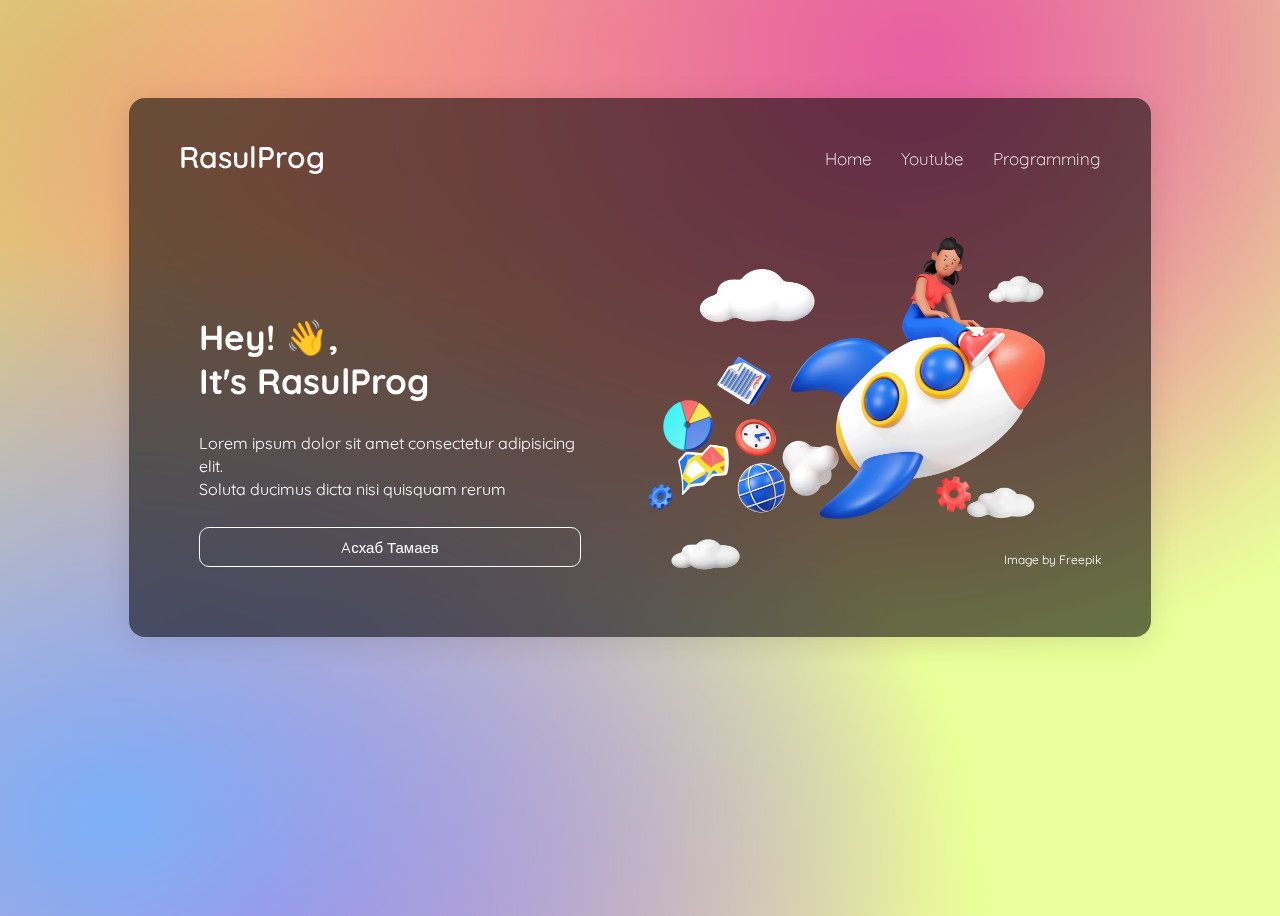
<file: #Day01 - Porfolio/index.html>
<!DOCTYPE html>
<html lang="en">

<head>
  <meta charset="UTF-8">
  <meta name="viewport" content="width=device-width, initial-scale=1.0">
  <link rel="stylesheet" href="style.css">
  <title>Simplest Portfolio Design | RasulProg</title>
</head>

<body>

  <div class="container">
    <div class="glass-container">
      <nav class="navbar">
        <div class="logo"><a href="#">RasulProg</a></div>
        <ul class="nav-links">
          <li class="nav-link"><a href="index.html">Home</a></li>
          <li class="nav-link"><a href="https://youtube.com/@magomed2016?si=8qVTEQaBOKw1dYyl" target="_blank">Youtube</a></li>
          <li class="nav-link"><a href="https://youtube.com/@tamaeev?si=-pvK4C-p0KYvxz0o" target="_blank">Programming</a></li>
        </ul>
      </nav>
      <div class="content">
        <div class="main">
          <h2>Hey! 👋,<br>It's RasulProg</h2>
          <p>
            Lorem ipsum dolor sit amet consectetur adipisicing elit. <br>
            Soluta ducimus dicta nisi quisquam rerum
          </p>
          <button><a href="https://youtube.com/@tamaeev?si=JbeG8ybyuYRzpsJP" target="_blank">Aсхаб Тамаев</a></button>
        </div>
        <div class="image-wrapper">
          <img src="image.png">
          <div class="attrebute">
            <a
              href="https://www.freepik.com/free-psd/marketing-concept-with-woman-rocketship_33417710.htm#page=2&query=3d%20illustration&position=32&from_view=search&track=ais">Image
              by Freepik</a>
          </div>
        </div>
      </div>
    </div>
  </div>

</body>

</html>
</file>
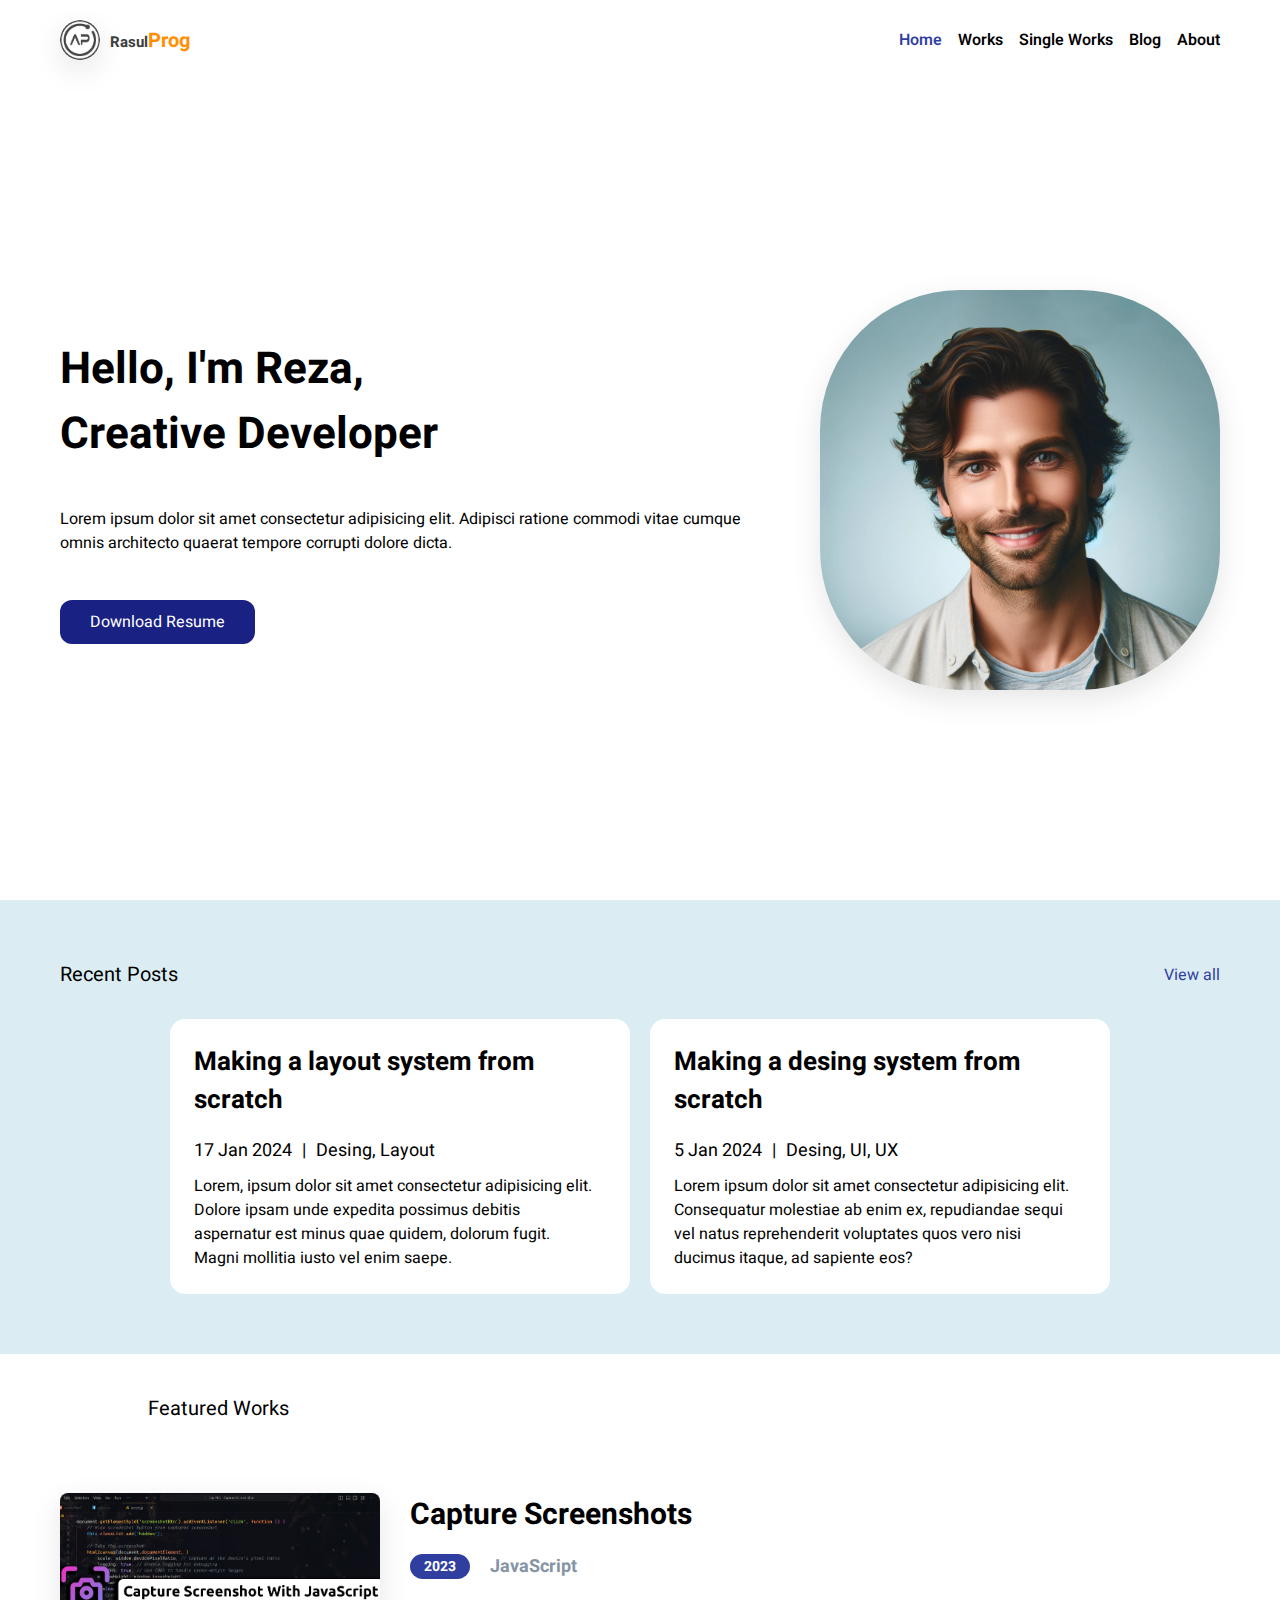
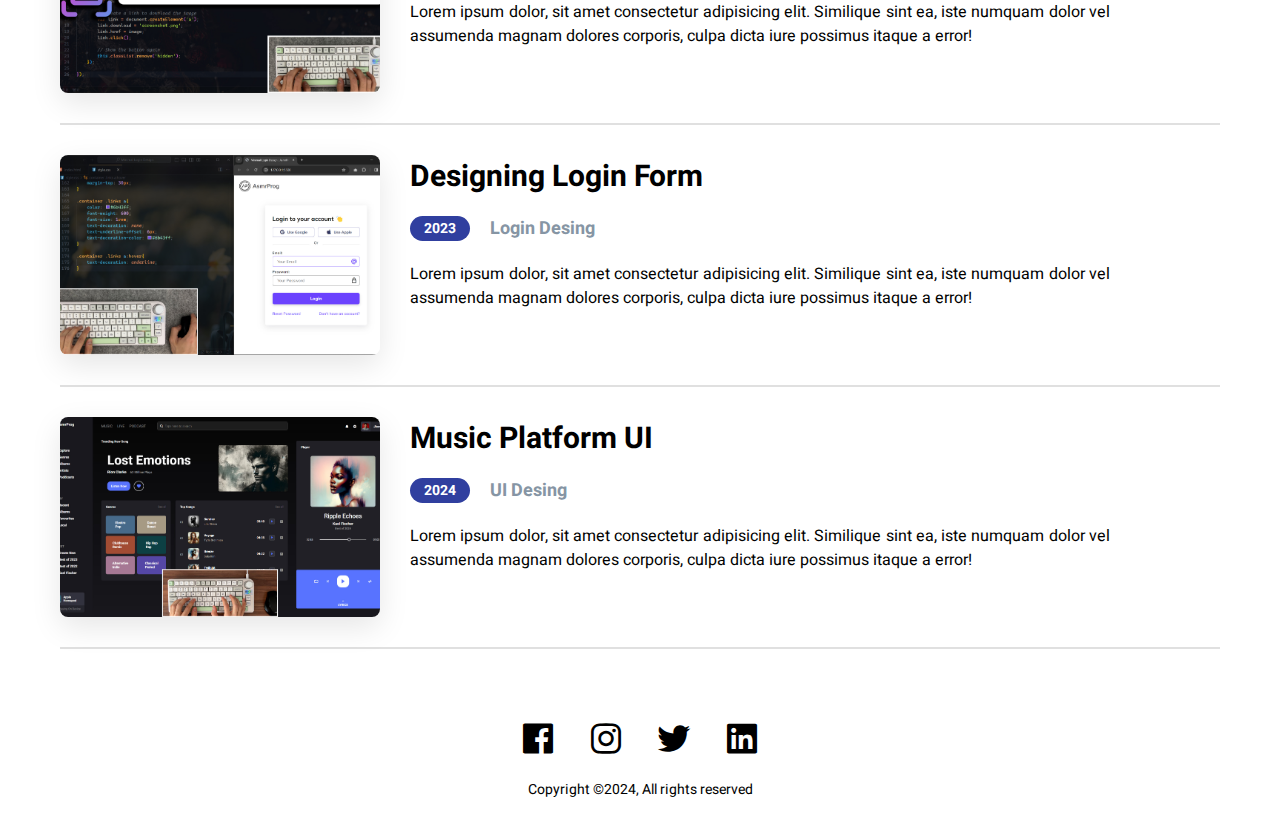
<file: #Day03 - Porfolio3/index.html>
<!DOCTYPE html>
<html lang="en">
	<head>
		<meta charset="UTF-8" />
		<link
			href="https://unpkg.com/boxicons@2.1.4/css/boxicons.min.css"
			rel="stylesheet" />
		<link rel="stylesheet" href="style.css" />
		<meta name="viewport" content="width=device-width, initial-scale=1.0" />
		<title>Portfolio 3 | RasulProg</title>
	</head>
	<body>
		<nav>
			<div class="logo">
				<img src="logo.png" />
				<a href="index.html">Rasul<span>Prog</span></a>
			</div>
			<div class="nav-links">
				<a class="selected" href="index.html">Home</a>
				<a href="works.html">Works</a>
				<a href="single-works.html">Single Works</a>
				<a href="blog.html">Blog</a>
				<a href="about.html">About</a>
			</div>
		</nav>
		<div class="main">
			<div class="info">
				<h1>Hello, I'm Reza, <br />Creative Developer</h1>
				<p>
					Lorem ipsum dolor sit amet consectetur adipisicing elit. Adipisci
					ratione commodi vitae cumque omnis architecto quaerat tempore corrupti
					dolore dicta.
				</p>
				<button>Download Resume</button>
			</div>
			<img src="profile-1.png" />
		</div>
		<div class="recent">
			<div class="header">
				<h4>Recent Posts</h4>
				<a href="blog.html">View all</a>
			</div>
			<div class="posts">
				<div class="post-item">
					<h3>Making a layout system from scratch</h3>
					<div class="info">
						<h5>17 Jan 2024</h5>
						<h5>|</h5>
						<h5>Desing, Layout</h5>
					</div>
					<p>
						Lorem, ipsum dolor sit amet consectetur adipisicing elit. Dolore
						ipsam unde expedita possimus debitis aspernatur est minus quae
						quidem, dolorum fugit. Magni mollitia iusto vel enim saepe.
					</p>
				</div>
				<div class="post-item">
					<h3>Making a desing system from scratch</h3>
					<div class="info">
						<h5>5 Jan 2024</h5>
						<h5>|</h5>
						<h5>Desing, UI, UX</h5>
					</div>
					<p>
						Lorem ipsum dolor sit amet consectetur adipisicing elit. Consequatur
						molestiae ab enim ex, repudiandae sequi vel natus reprehenderit
						voluptates quos vero nisi ducimus itaque, ad sapiente eos?
					</p>
				</div>
			</div>
		</div>

		<div class="seperator">
			<h4>Featured Works</h4>
		</div>

		<div class="featured">
			<div class="item">
				<img src="item-1.jpg" />
				<div class="details">
					<h3>Capture Screenshots</h3>
					<div class="item-info">
						<div class="year-badge">2023</div>
						<h4>JavaScript</h4>
					</div>
					<p>
						Lorem ipsum dolor, sit amet consectetur adipisicing elit. Similique
						sint ea, iste numquam dolor vel assumenda magnam dolores corporis,
						culpa dicta iure possimus itaque a error!
					</p>
				</div>
			</div>
			<div class="item">
				<img src="item-2.jpg" />
				<div class="details">
					<h3>Designing Login Form</h3>
					<div class="item-info">
						<div class="year-badge">2023</div>
						<h4>Login Desing</h4>
					</div>
					<p>
						Lorem ipsum dolor, sit amet consectetur adipisicing elit. Similique
						sint ea, iste numquam dolor vel assumenda magnam dolores corporis,
						culpa dicta iure possimus itaque a error!
					</p>
				</div>
			</div>
			<div class="item">
				<img src="item-3.jpg" />
				<div class="details">
					<h3>Music Platform UI</h3>
					<div class="item-info">
						<div class="year-badge">2024</div>
						<h4>UI Desing</h4>
					</div>
					<p>
						Lorem ipsum dolor, sit amet consectetur adipisicing elit. Similique
						sint ea, iste numquam dolor vel assumenda magnam dolores corporis,
						culpa dicta iure possimus itaque a error!
					</p>
				</div>
			</div>
		</div>

		<footer>
			<div class="socials">
				<i class="bx bxl-facebook-square"></i>
				<i class="bx bxl-instagram"></i>
				<i class="bx bxl-twitter"></i>
				<i class="bx bxl-linkedin-square"></i>
			</div>
			<p>Copyright ©2024, All rights reserved</p>
		</footer>
	</body>
</html>
</file>
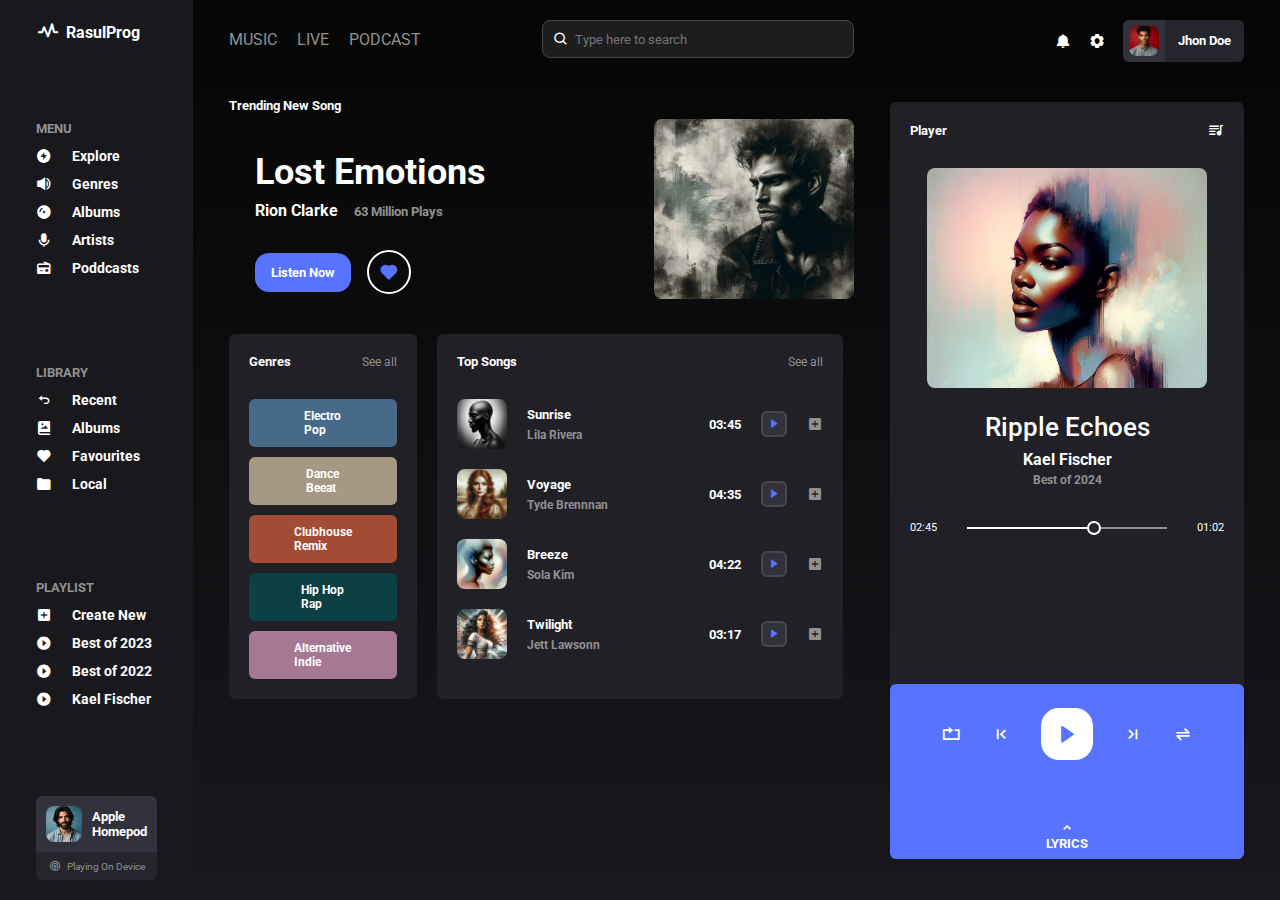
<file: #Day04-Music Player Platform/index.html>
<!DOCTYPE html>
<html lang="en">
	<head>
		<meta charset="UTF-8" />
		<meta name="viewport" content="width=device-width, initial-scale=1.0" />
		<link
			href="https://unpkg.com/boxicons@2.1.4/css/boxicons.min.css"
			rel="stylesheet" />
		<link rel="stylesheet" href="style.css" />
		<title>Music Player Platform | RasulProg</title>
	</head>

	<body>
		<div class="container">
			<aside class="sidebar">
				<div class="logo">
					<button class="menu-btn" id="menu-close">
						<i class="bx bx-log-out-circle"></i>
					</button>
					<i class="bx bx-pulse"></i>
					<a href="#">RasulProg</a>
				</div>

				<div class="menu">
					<h5>Menu</h5>
					<ul>
						<li>
							<i class="bx bxs-bolt-circle"></i>
							<a href="#">Explore</a>
						</li>
						<li>
							<i class="bx bxs-volume-full"></i>
							<a href="#">Genres</a>
						</li>
						<li>
							<i class="bx bxs-album"></i>
							<a href="#">Albums</a>
						</li>
						<li>
							<i class="bx bxs-microphone"></i>
							<a href="#">Artists</a>
						</li>
						<li>
							<i class="bx bxs-radio"></i>
							<a href="#">Poddcasts</a>
						</li>
					</ul>
				</div>

				<div class="menu">
					<h5>Library</h5>
					<ul>
						<li>
							<i class="bx bx-undo"></i>
							<a href="#">Recent</a>
						</li>
						<li>
							<i class="bx bxs-photo-album"></i>
							<a href="#">Albums</a>
						</li>
						<li>
							<i class="bx bxs-heart"></i>
							<a href="#">Favourites</a>
						</li>
						<li>
							<i class="bx bxs-folder"></i>
							<a href="#">Local</a>
						</li>
					</ul>
				</div>

				<div class="menu">
					<h5>Playlist</h5>
					<ul>
						<li>
							<i class="bx bxs-plus-square"></i>
							<a href="#">Create New</a>
						</li>
						<li>
							<i class="bx bxs-caret-right-circle"></i>
							<a href="#">Best of 2023</a>
						</li>
						<li>
							<i class="bx bxs-caret-right-circle"></i>
							<a href="#">Best of 2022</a>
						</li>
						<li>
							<i class="bx bxs-caret-right-circle"></i>
							<a href="#">Kael Fischer</a>
						</li>
					</ul>
				</div>

				<div class="playing">
					<div class="top">
						<img src="assets/current.png" />
						<h4>Apple<br />Homepod</h4>
					</div>
					<div class="bottom">
						<i class="bx bx-podcast"></i>
						<p>Playing On Device</p>
					</div>
				</div>
			</aside>

			<main>
				<header>
					<div class="nav-links">
						<button class="menu-btn" id="menu-open">
							<i class="bx bx-menu"></i>
						</button>
						<a href="#">Music</a>
						<a href="#">Live</a>
						<a href="#">Podcast</a>
					</div>

					<div class="search">
						<i class="bx bx-search"></i>
						<input type="text" placeholder="Type here to search" />
					</div>
				</header>

				<div class="trending">
					<div class="left">
						<h5>Trending New Song</h5>
						<div class="info">
							<h2>Lost Emotions</h2>
							<h4>Rion Clarke</h4>
							<h5>63 Million Plays</h5>
							<div class="buttons">
								<button>Listen Now</button>
								<i class="bx bxs-heart"></i>
							</div>
						</div>
					</div>
					<img src="assets/trend.png" />
				</div>

				<div class="playlist">
					<div class="genres">
						<div class="header">
							<h5>Genres</h5>
							<a href="#">See all</a>
						</div>

						<div class="items">
							<div class="item">
								<p>Electro<br />Pop</p>
							</div>
							<div class="item">
								<p>Dance<br />Beeat</p>
							</div>
							<div class="item">
								<p>Clubhouse<br />Remix</p>
							</div>
							<div class="item">
								<p>Hip Hop<br />Rap</p>
							</div>
							<div class="item">
								<p>Alternative<br />Indie</p>
							</div>
							<div class="item">
								<p>Classical<br />Period</p>
							</div>
						</div>
					</div>

					<div class="music-list">
						<div class="header">
							<h5>Top Songs</h5>
							<a href="#">See all</a>
						</div>

						<div class="items">
							<div class="item">
								<div class="info">
									<p>01</p>
									<img src="assets/song-1.png" />
									<div class="details">
										<h5>Sunrise</h5>
										<p>Lila Rivera</p>
									</div>
								</div>
								<div class="actions">
									<p>03:45</p>
									<div class="icon">
										<i class="bx bxs-right-arrow"></i>
									</div>
									<i class="bx bxs-plus-square"></i>
								</div>
							</div>
							<div class="item">
								<div class="info">
									<p>02</p>
									<img src="assets/song-2.png" />
									<div class="details">
										<h5>Voyage</h5>
										<p>Tyde Brennnan</p>
									</div>
								</div>
								<div class="actions">
									<p>04:35</p>
									<div class="icon">
										<i class="bx bxs-right-arrow"></i>
									</div>
									<i class="bx bxs-plus-square"></i>
								</div>
							</div>
							<div class="item">
								<div class="info">
									<p>03</p>
									<img src="assets/song-3.png" />
									<div class="details">
										<h5>Breeze</h5>
										<p>Sola Kim</p>
									</div>
								</div>
								<div class="actions">
									<p>04:22</p>
									<div class="icon">
										<i class="bx bxs-right-arrow"></i>
									</div>
									<i class="bx bxs-plus-square"></i>
								</div>
							</div>
							<div class="item">
								<div class="info">
									<p>04</p>
									<img src="assets/song-4.png" />
									<div class="details">
										<h5>Twilight</h5>
										<p>Jett Lawsonn</p>
									</div>
								</div>
								<div class="actions">
									<p>03:17</p>
									<div class="icon">
										<i class="bx bxs-right-arrow"></i>
									</div>
									<i class="bx bxs-plus-square"></i>
								</div>
							</div>
						</div>
					</div>
				</div>
			</main>

			<div class="right-section">
				<div class="profile">
					<i class="bx bxs-bell"></i>
					<i class="bx bxs-cog"></i>
					<div class="user">
						<div class="left">
							<img src="assets/profile.png" />
						</div>
						<div class="right">
							<h5>Jhon Doe</h5>
						</div>
					</div>
				</div>

				<div class="music-player">
					<div class="top-section">
						<div class="header">
							<h5>Player</h5>
							<i class="bx bxs-playlist"></i>
						</div>
						<div class="song-info">
							<img src="assets/player.png" />
							<div class="description">
								<h3>Ripple Echoes</h3>
								<h5>Kael Fischer</h5>
								<p>Best of 2024</p>
							</div>
							<div class="progress">
								<p>02:45</p>
								<div class="active-line"></div>
								<div class="deactive-line"></div>
								<p>01:02</p>
							</div>
						</div>
					</div>

					<div class="player-actions">
						<div class="buttons">
							<i class="bx bx-repeat"></i>
							<i class="bx bx-first-page"></i>
							<i class="bx bxs-right-arrow play-button"></i>
							<i class="bx bx-last-page"></i>
							<i class="bx bx-transfer-alt"></i>
						</div>
						<div class="lyrics">
							<i class="bx bx-chevron-up"></i>
							<h5>LYRICS</h5>
						</div>
					</div>
				</div>
			</div>
		</div>

		<script src="script.js"></script>
	</body>
</html>
</file>
<file: #Day06 - Morphing Pager/index.html>
<!DOCTYPE html>
<html lang="en">
	<head>
		<meta charset="UTF-8" />
		<meta name="viewport" content="width=device-width, initial-scale=1.0" />
		<link rel="stylesheet" href="style.css" />
		<title>Morphing Pager | RasulProg</title>
	</head>
	<body>
		<div class="pager">
			<button><span></span></button>
			<button><span></span></button>
			<button><span></span></button>
			<button><span></span></button>
			<button><span></span></button>
		</div>
	</body>
</html>
</file>
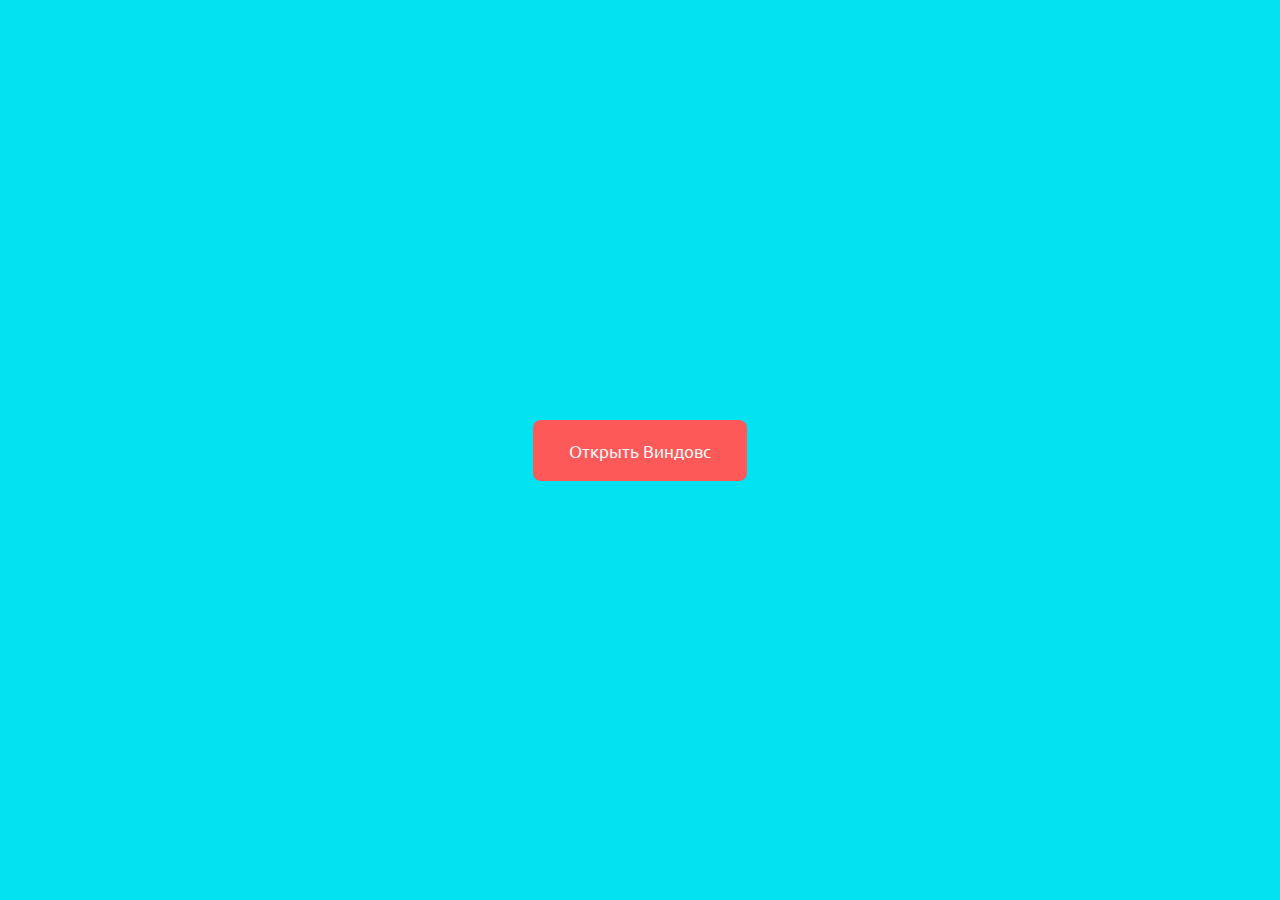
<file: #Day07 - Modal/index.html>
<!DOCTYPE html>
<html lang="ru">

<head>
  <meta charset="UTF-8">
  <meta name="viewport" content="width=device-width, initial-scale=1.0">
  <link rel="stylesheet" href="style.css">
  <title>Modal 1</title>
</head>

<body>

  <button onclick="toggleModal()" type="button">Открыть Виндовс</button>

  <div class="modal-background" onclick="toggleModal()"></div>

  <div class="modal">
    <h2>Модальный Виндовс</h2>
    <p>
      Модальные окна, которые вы открыли модально, отлично подходят для отображения важной информации или подтверждения действия!
    </p>
  </div>

  <script>
    const toggleModal = () => {
      const bodyClassList = document.body.classList;
      if(bodyClassList.contains("open")){
        bodyClassList.remove("open");
        bodyClassList.add("closed");
      }else{
        bodyClassList.remove("closed");
        bodyClassList.add("open");
      }
    }
  </script>

</body>

</html>
</file>
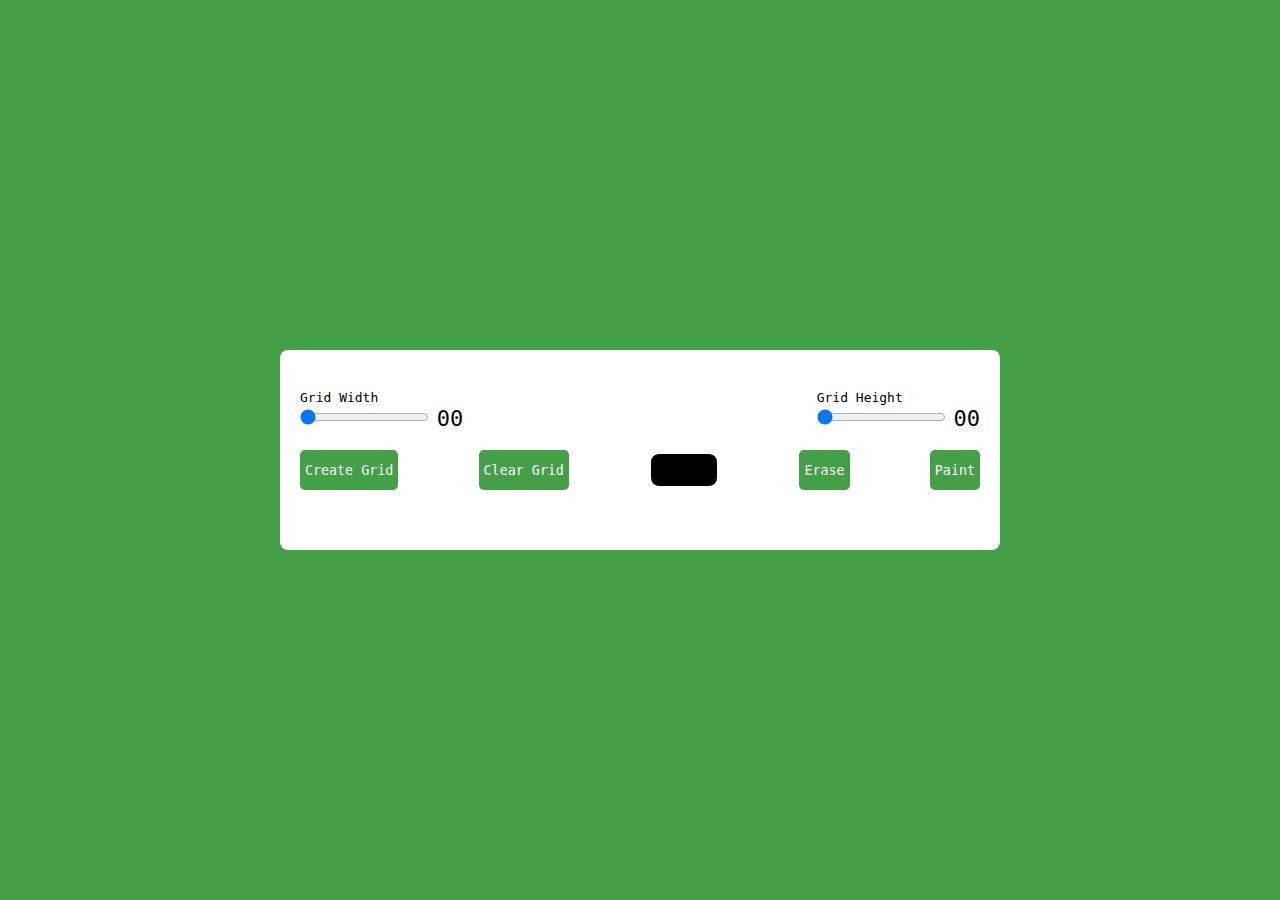
<file: #Day09 - Art Generator/index.html>
<!DOCTYPE html>
<html lang="en">

<head>
    <meta charset="UTF-8">
    <meta http-equiv="X-UA-Compatible" content="IE=edge">
    <meta name="viewport" content="width=device-width, initial-scale=1.0">
    <link rel="stylesheet" href="style.css">
    <title>#1 - Pixel Art Generator | AsmrProg</title>
</head>

<body>

    <div class="wrapper">
        <div class="options">
            <div class="opt-wrapper">
                <div class="slider">
                    <label for="width-range">Grid Width</label>
                    <input type="range" id="width-range" min="1" max="35">
                    <span id="width-value">00</span>
                </div>
                <div class="slider">
                    <label for="height-range">Grid Height</label>
                    <input type="range" id="height-range" min="1" max="35">
                    <span id="height-value">00</span>
                </div>
            </div>

            <div class="opt-wrapper">
                <button id="submit-grid">Create Grid</button>
                <button id="clear-grid">Clear Grid</button>
                <input type="color" id="color-input">
                <button id="erase-btn">Erase</button>
                <button id="paint-btn">Paint</button>
            </div>

        </div>
        <div class="container"></div>
    </div>




    <script src="index.js"></script>
</body>

</html>
</file>
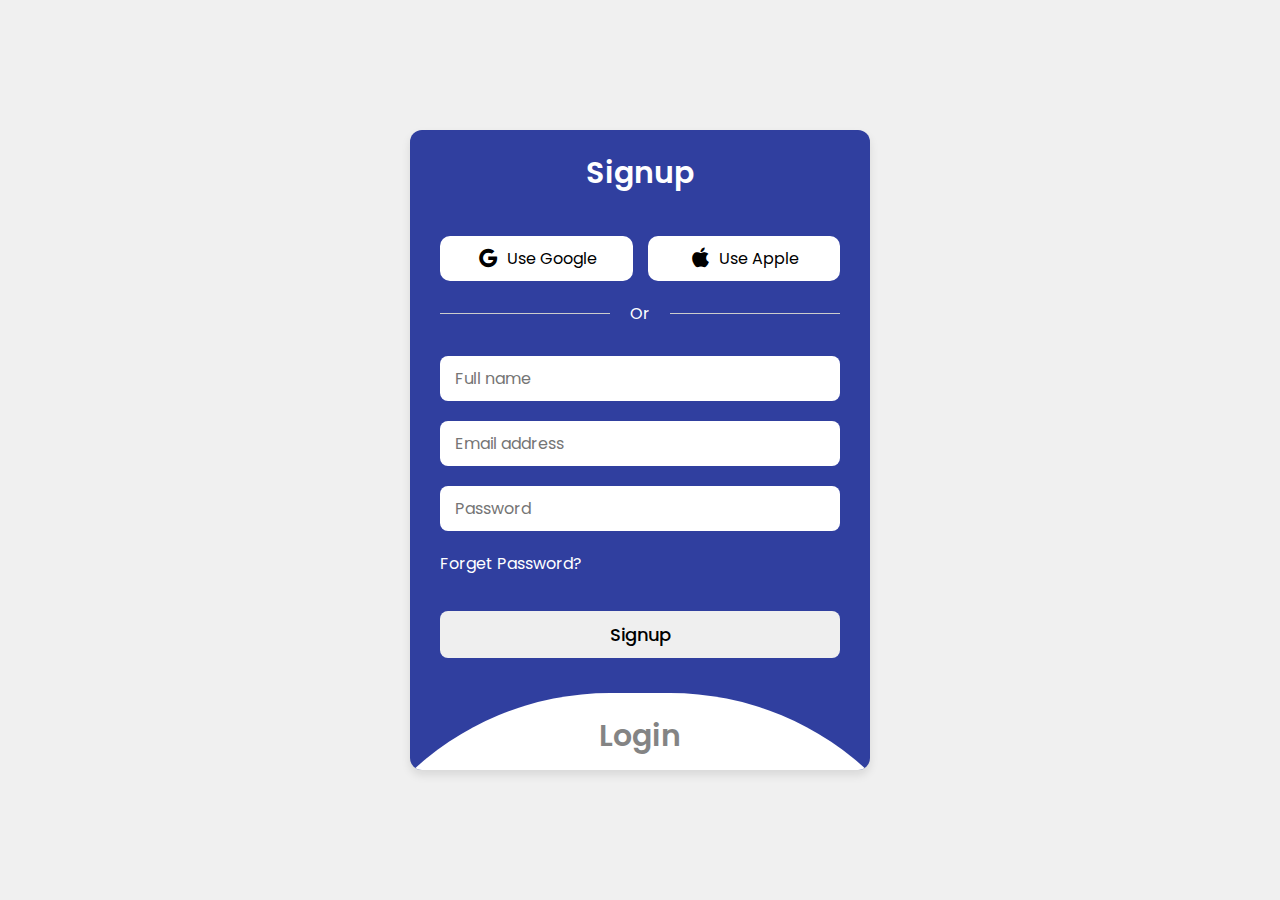
<file: #Day10 - Animated Login Desing/index.html>
<!DOCTYPE html>
<html lang="en">
	<head>
		<meta charset="UTF-8" />
		<meta name="viewport" content="width=device-width, initial-scale=1.0" />
		<link
			href="https://unpkg.com/boxicons@2.1.4/css/boxicons.min.css"
			rel="stylesheet" />
		<link rel="stylesheet" href="style.css" />
		<title>Animated Login Desing | RasulProg</title>
	</head>
	<body>
		<div class="container">
			<div class="signup-section">
				<header>Signup</header>

				<div class="social-buttons">
					<button><i class="bx bxl-google"></i> Use Google</button>
					<button><i class="bx bxl-apple"></i> Use Apple</button>
				</div>

				<div class="seperator">
					<div class="line"></div>
					<p>Or</p>
					<div class="line"></div>
				</div>

				<form>
					<input type="text" placeholder="Full name" required />
					<input type="email" placeholder="Email address" required />
					<input type="password" placeholder="Password" required /><a href="#"
						>Forget Password?</a
					>
					<button type="submit" class="btn">Signup</button>
				</form>
			</div>

			<div class="login-section">
				<header>Login</header>

				<div class="social-buttons">
					<button><i class="bx bxl-google"></i> Use Google</button>
					<button><i class="bx bxl-apple"></i> Use Apple</button>
				</div>

				<div class="seperator">
					<div class="line"></div>
					<p>Or</p>
					<div class="line"></div>
				</div>

				<form>
					<input type="email" placeholder="Email address" required />
					<input type="password" placeholder="Password" required /><a href="#"
						>Forget Password?</a
					>
					<button type="submit" class="btn">Login</button>
				</form>
			</div>
		</div>

		<script src="script.js"></script>
	</body>
</html>
</file>
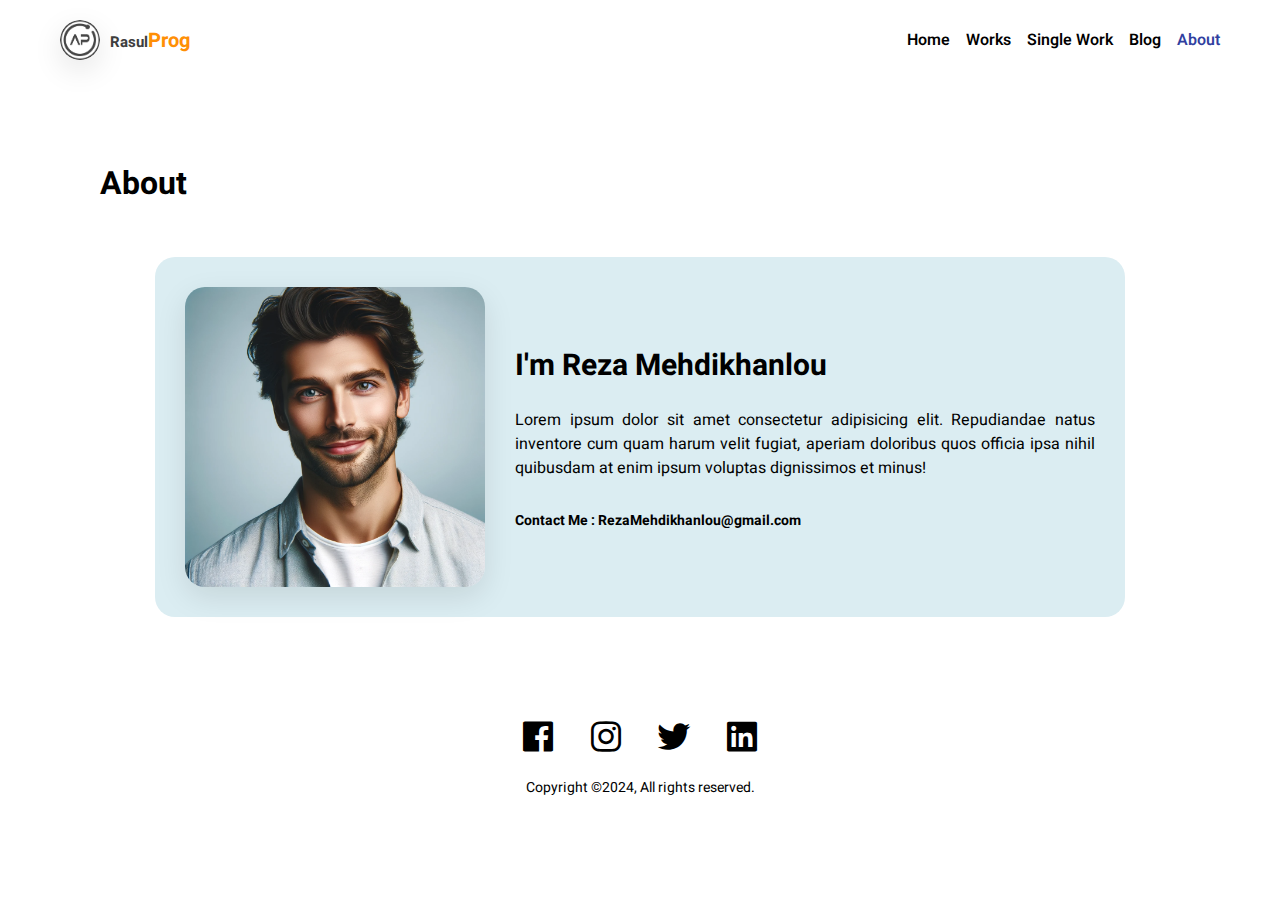
<file: #Day03 - Porfolio3/about.html>
<!DOCTYPE html>
<html lang="en">
	<head>
		<meta charset="UTF-8" />
		<meta name="viewport" content="width=device-width, initial-scale=1.0" />
		<link
			href="https://unpkg.com/boxicons@2.1.4/css/boxicons.min.css"
			rel="stylesheet" />
		<link rel="stylesheet" href="style.css" />
		<title>About Page | RasulProg</title>
	</head>

	<body>
		<nav>
			<div class="logo">
				<img src="logo.png" />
				<a href="#">Rasul<span>Prog</span></a>
			</div>
			<div class="nav-links">
				<a href="index.html">Home</a>
				<a href="works.html">Works</a>
				<a href="single-work.html">Single Work</a>
				<a href="blog.html">Blog</a>
				<a class="selected" href="about.html">About</a>
			</div>
		</nav>

		<h1 class="page-tittle">About</h1>

		<div class="content">
			<div class="container">
				<img src="profile-2.png" />
				<div class="about">
					<h2>I'm Reza Mehdikhanlou</h2>
					<p>
						Lorem ipsum dolor sit amet consectetur adipisicing elit. Repudiandae
						natus inventore cum quam harum velit fugiat, aperiam doloribus quos
						officia ipsa nihil quibusdam at enim ipsum voluptas dignissimos et
						minus!
					</p>
					<p class="email">Contact Me : RezaMehdikhanlou@gmail.com</p>
				</div>
			</div>
		</div>

		<footer>
			<div class="socials">
				<i class="bx bxl-facebook-square"></i>
				<i class="bx bxl-instagram"></i>
				<i class="bx bxl-twitter"></i>
				<i class="bx bxl-linkedin-square"></i>
			</div>
			<p>Copyright ©2024, All rights reserved.</p>
		</footer>
	</body>
</html>
</file>
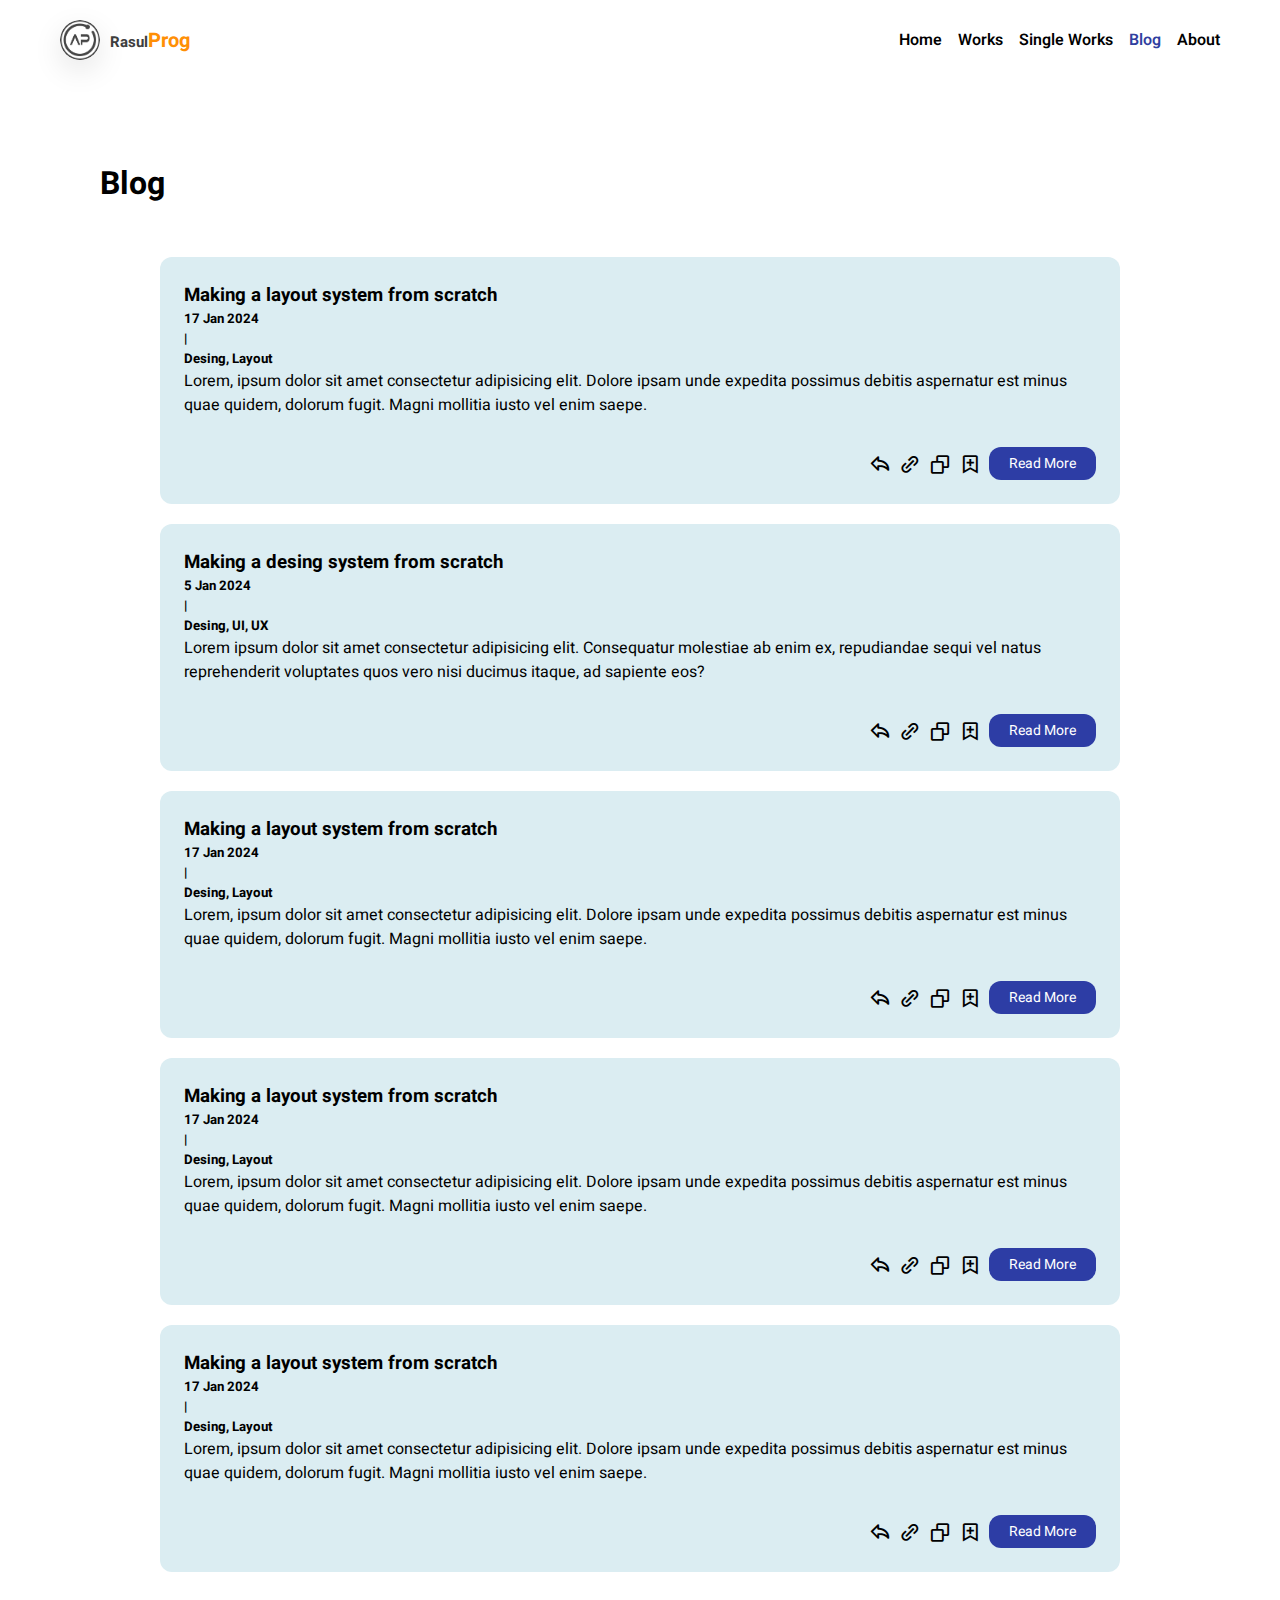
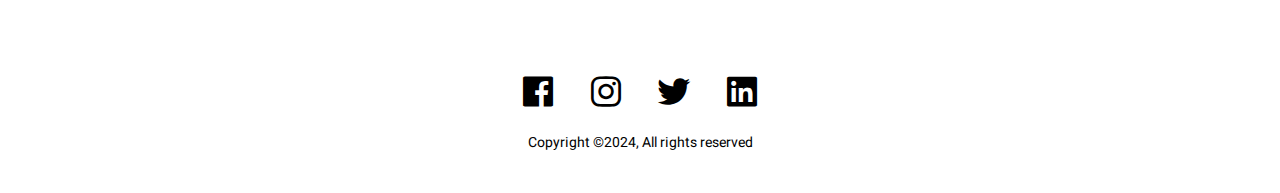
<file: #Day03 - Porfolio3/blog.html>
<!DOCTYPE html>
<html lang="en">
	<head>
		<meta charset="UTF-8" />
		<meta name="viewport" content="width=device-width, initial-scale=1.0" />
		<link
			href="https://unpkg.com/boxicons@2.1.4/css/boxicons.min.css"
			rel="stylesheet" />
		<link rel="stylesheet" href="style.css" />
		<title>Blog Page | RasulProg</title>
	</head>
	<body>
		<nav>
			<div class="logo">
				<img src="logo.png" />
				<a href="index.html"> Rasul<span>Prog</span> </a>
			</div>
			<div class="nav-links">
				<a href="index.html">Home</a>
				<a href="works.html">Works</a>
				<a href="single-works.html">Single Works</a>
				<a class="selected" href="blog.html">Blog</a>
				<a href="about.html">About</a>
			</div>
		</nav>
		<h1 class="page-tittle">Blog</h1>

		<div class="content">
			<div class="post-list">
				<div class="post-item">
					<h3>Making a layout system from scratch</h3>
					<div class="info">
						<h5>17 Jan 2024</h5>
						<h5>|</h5>
						<h5>Desing, Layout</h5>
					</div>
					<p>
						Lorem, ipsum dolor sit amet consectetur adipisicing elit. Dolore
						ipsam unde expedita possimus debitis aspernatur est minus quae
						quidem, dolorum fugit. Magni mollitia iusto vel enim saepe.
					</p>
					<div class="buttons">
						<i class="bx bx-share"></i>
						<i class="bx bx-link-alt"></i>
						<i class="bx bx-copy"></i>
						<i class="bx bx-bookmark-plus"></i>
						<button>Read More</button>
					</div>
				</div>
				<div class="post-item">
					<h3>Making a desing system from scratch</h3>
					<div class="info">
						<h5>5 Jan 2024</h5>
						<h5>|</h5>
						<h5>Desing, UI, UX</h5>
					</div>
					<p>
						Lorem ipsum dolor sit amet consectetur adipisicing elit. Consequatur
						molestiae ab enim ex, repudiandae sequi vel natus reprehenderit
						voluptates quos vero nisi ducimus itaque, ad sapiente eos?
					</p>
					<div class="buttons">
						<i class="bx bx-share"></i>
						<i class="bx bx-link-alt"></i>
						<i class="bx bx-copy"></i>
						<i class="bx bx-bookmark-plus"></i>
						<button>Read More</button>
					</div>
				</div>

				<div class="post-item">
					<h3>Making a layout system from scratch</h3>
					<div class="info">
						<h5>17 Jan 2024</h5>
						<h5>|</h5>
						<h5>Desing, Layout</h5>
					</div>
					<p>
						Lorem, ipsum dolor sit amet consectetur adipisicing elit. Dolore
						ipsam unde expedita possimus debitis aspernatur est minus quae
						quidem, dolorum fugit. Magni mollitia iusto vel enim saepe.
					</p>
					<div class="buttons">
						<i class="bx bx-share"></i>
						<i class="bx bx-link-alt"></i>
						<i class="bx bx-copy"></i>
						<i class="bx bx-bookmark-plus"></i>
						<button>Read More</button>
					</div>
				</div>
				<div class="post-item">
					<h3>Making a layout system from scratch</h3>
					<div class="info">
						<h5>17 Jan 2024</h5>
						<h5>|</h5>
						<h5>Desing, Layout</h5>
					</div>
					<p>
						Lorem, ipsum dolor sit amet consectetur adipisicing elit. Dolore
						ipsam unde expedita possimus debitis aspernatur est minus quae
						quidem, dolorum fugit. Magni mollitia iusto vel enim saepe.
					</p>
					<div class="buttons">
						<i class="bx bx-share"></i>
						<i class="bx bx-link-alt"></i>
						<i class="bx bx-copy"></i>
						<i class="bx bx-bookmark-plus"></i>
						<button>Read More</button>
					</div>
				</div>
				<div class="post-item">
					<h3>Making a layout system from scratch</h3>
					<div class="info">
						<h5>17 Jan 2024</h5>
						<h5>|</h5>
						<h5>Desing, Layout</h5>
					</div>
					<p>
						Lorem, ipsum dolor sit amet consectetur adipisicing elit. Dolore
						ipsam unde expedita possimus debitis aspernatur est minus quae
						quidem, dolorum fugit. Magni mollitia iusto vel enim saepe.
					</p>
					<div class="buttons">
						<i class="bx bx-share"></i>
						<i class="bx bx-link-alt"></i>
						<i class="bx bx-copy"></i>
						<i class="bx bx-bookmark-plus"></i>
						<button>Read More</button>
					</div>
				</div>
			</div>
		</div>

		<footer>
			<div class="socials">
				<i class="bx bxl-facebook-square"></i>
				<i class="bx bxl-instagram"></i>
				<i class="bx bxl-twitter"></i>
				<i class="bx bxl-linkedin-square"></i>
			</div>
			<p>Copyright ©2024, All rights reserved</p>
		</footer>
	</body>
</html>
</file>
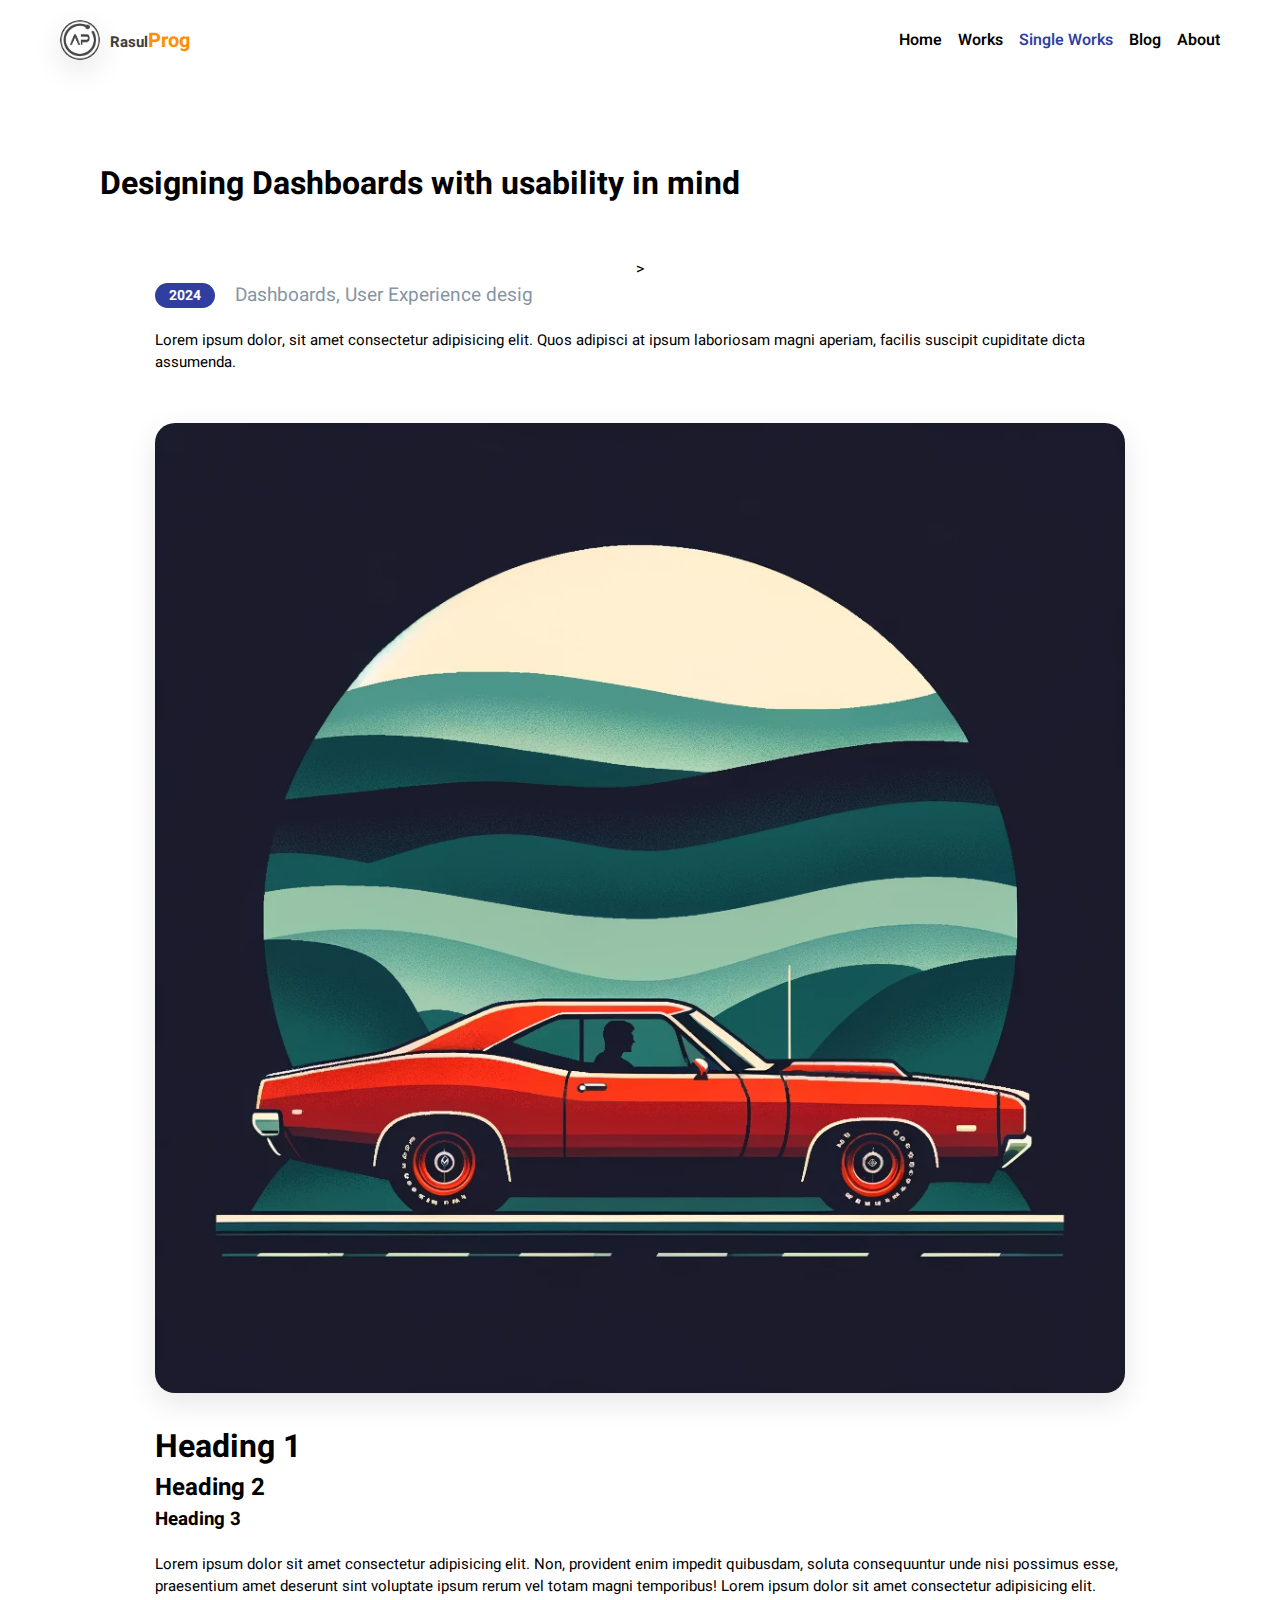
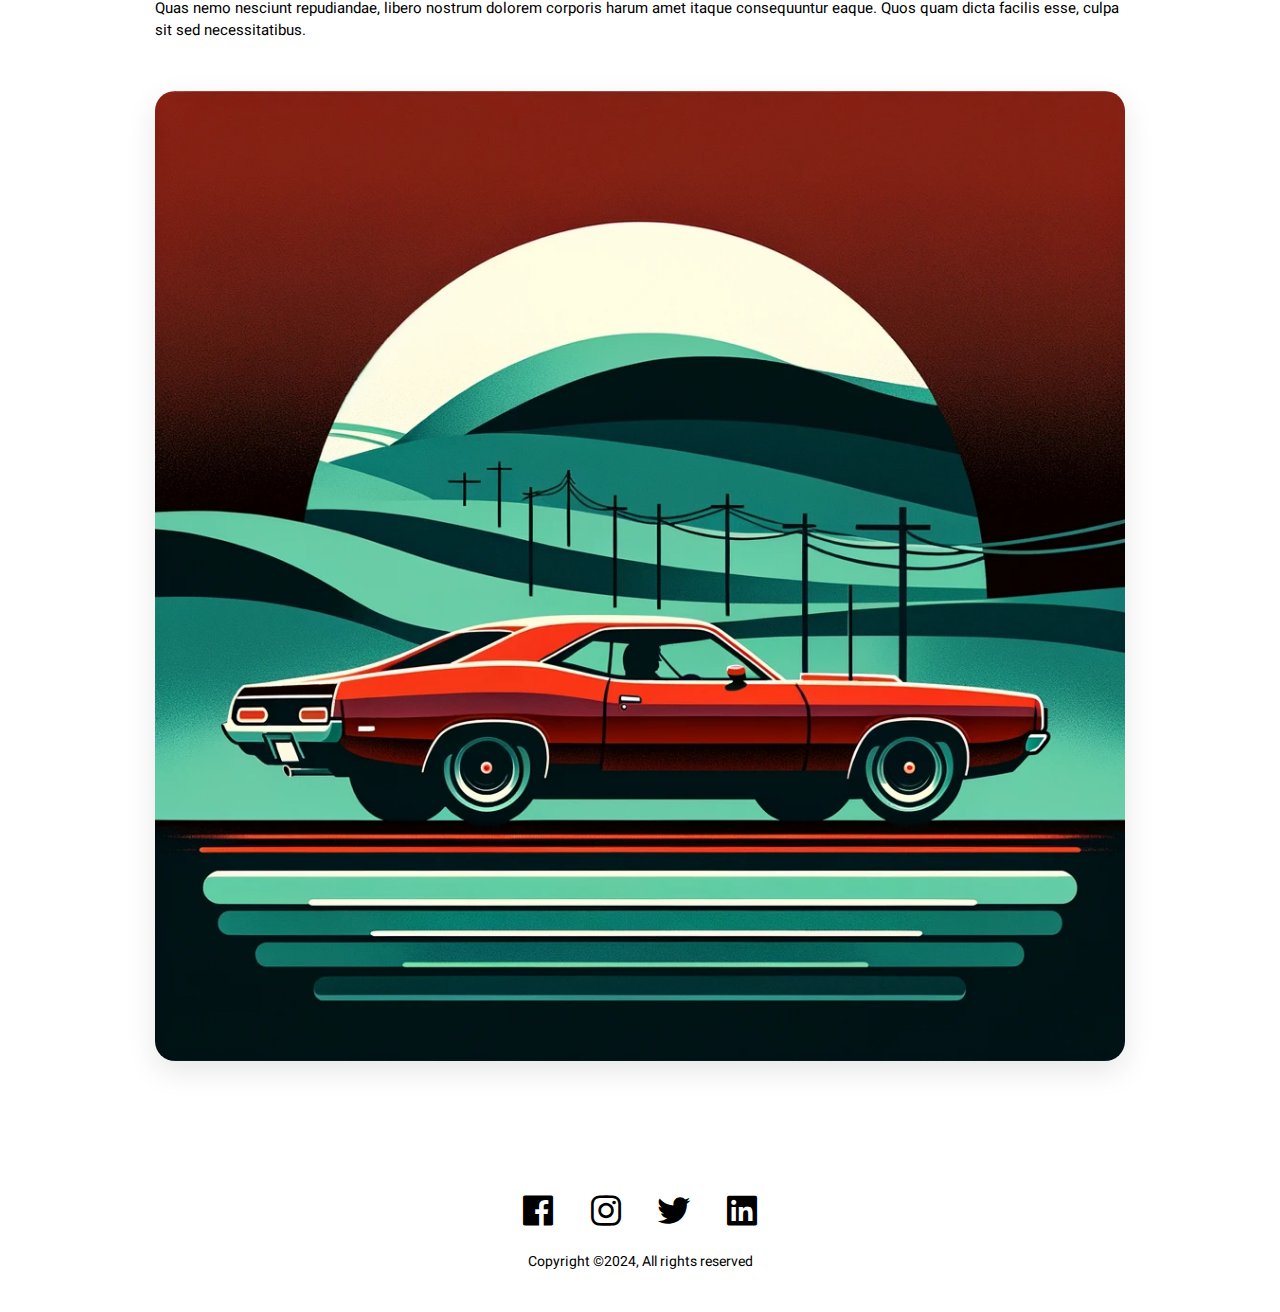
<file: #Day03 - Porfolio3/single-works.html>
<!DOCTYPE html>
<html lang="en">
	<head>
		<meta charset="UTF-8" />
		<meta name="viewport" content="width=device-width, initial-scale=1.0" />
		<link
			href="https://unpkg.com/boxicons@2.1.4/css/boxicons.min.css"
			rel="stylesheet" />
		<link rel="stylesheet" href="style.css" />
		<title>Single Work Page | RasulProg</title>
	</head>
	<body>
		<nav>
			<div class="logo">
				<img src="logo.png" />
				<a href="index.html">Rasul<span>Prog</span></a>
			</div>
			<div class="nav-links">
				<a href="index.html">Home</a>
				<a href="works.html">Works</a>
				<a class="selected" href="single-works.html">Single Works</a>
				<a href="blog.html">Blog</a>
				<a href="about.html">About</a>
			</div>
		</nav>
		<h1 class="page-tittle">Designing Dashboards with usability in mind</h1>
		<div class="content">
			>
			<div class="work-info">
				<div class="year-badge">2024</div>
				<div class="category">
					<p>Dashboards, User Experience desig</p>
				</div>
			</div>

			<p>
				Lorem ipsum dolor, sit amet consectetur adipisicing elit. Quos adipisci
				at ipsum laboriosam magni aperiam, facilis suscipit cupiditate dicta
				assumenda.
			</p>

			<img src="single-post-1.png" />

			<h1>Heading 1</h1>
			<h2>Heading 2</h2>
			<h3>Heading 3</h3>
			<p>
				Lorem ipsum dolor sit amet consectetur adipisicing elit. Non, provident
				enim impedit quibusdam, soluta consequuntur unde nisi possimus esse,
				praesentium amet deserunt sint voluptate ipsum rerum vel totam magni
				temporibus! Lorem ipsum dolor sit amet consectetur adipisicing elit.
				Quas nemo nesciunt repudiandae, libero nostrum dolorem corporis harum
				amet itaque consequuntur eaque. Quos quam dicta facilis esse, culpa sit
				sed necessitatibus.
			</p>
			<img src="single-post-2.png" />
		</div>

		<footer>
			<div class="socials">
				<i class="bx bxl-facebook-square"></i>
				<i class="bx bxl-instagram"></i>
				<i class="bx bxl-twitter"></i>
				<i class="bx bxl-linkedin-square"></i>
			</div>
			<p>Copyright ©2024, All rights reserved</p>
		</footer>
	</body>
</html>
</file>
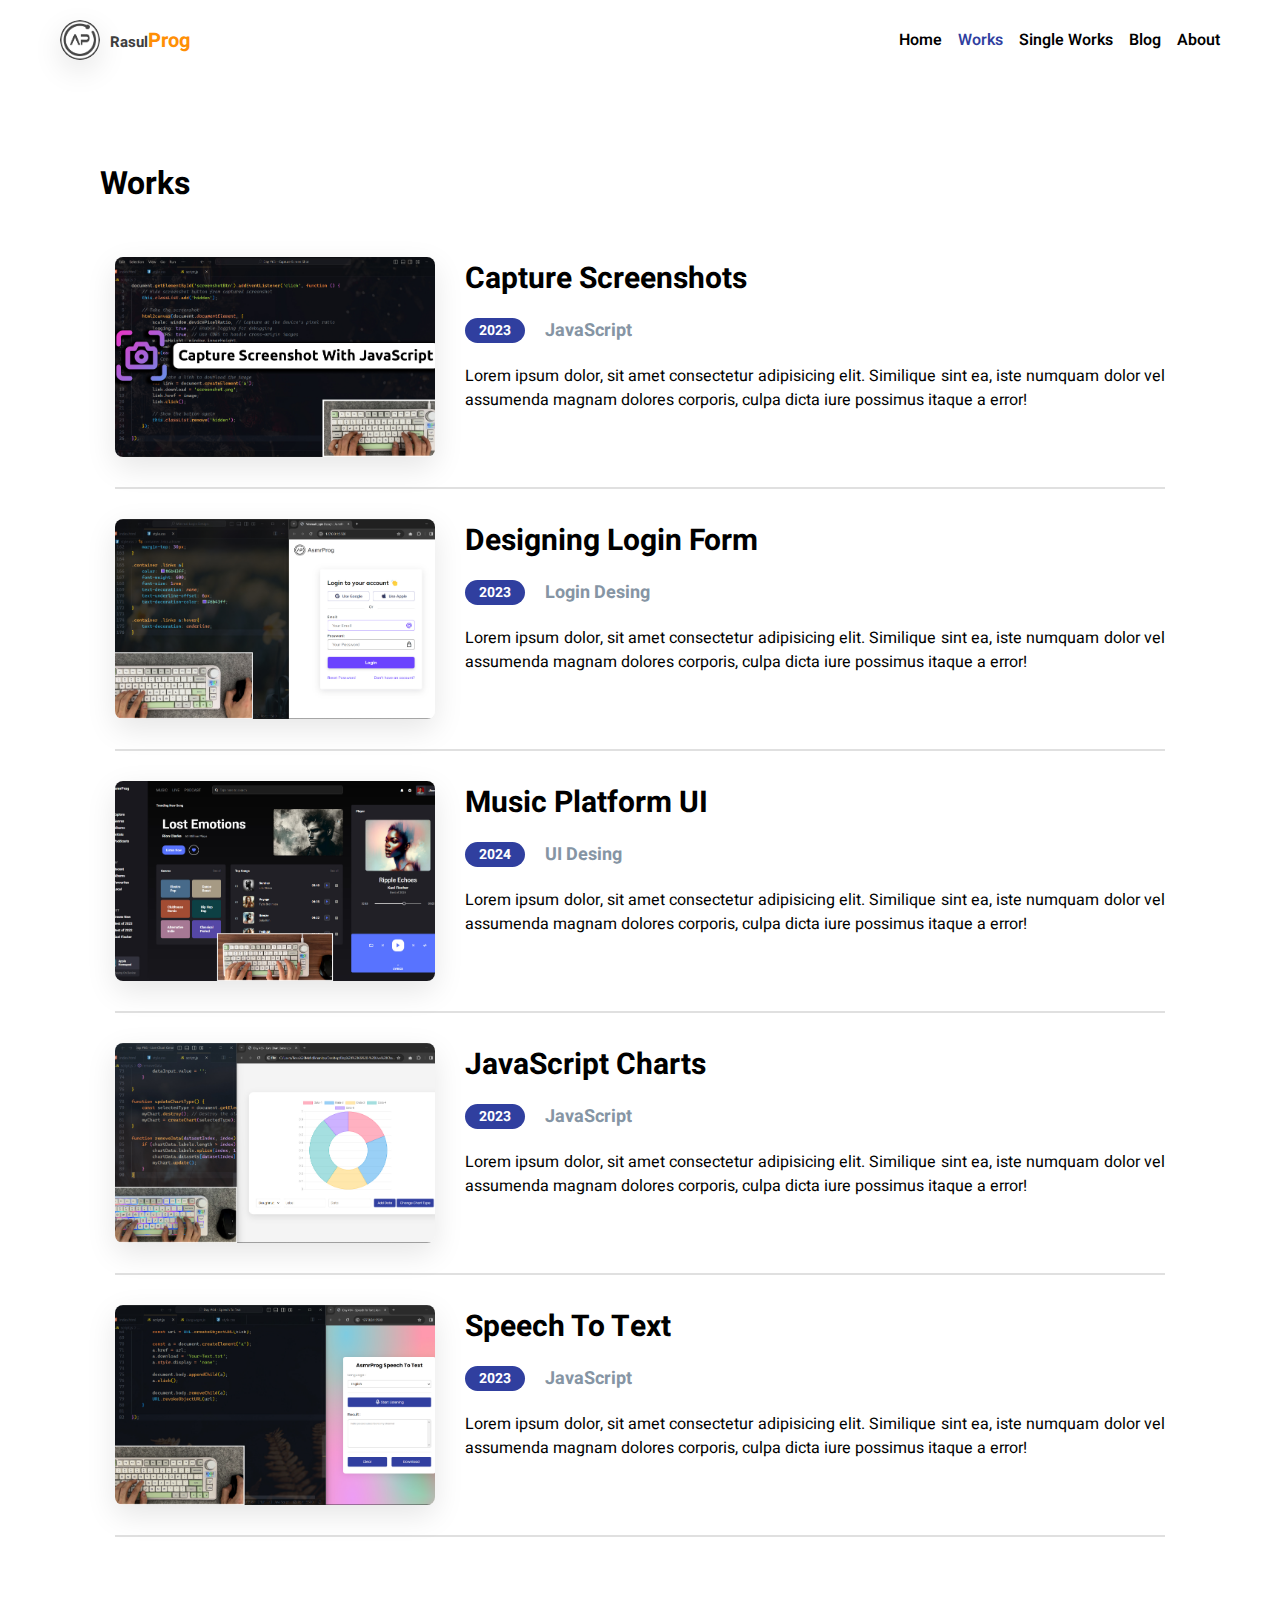
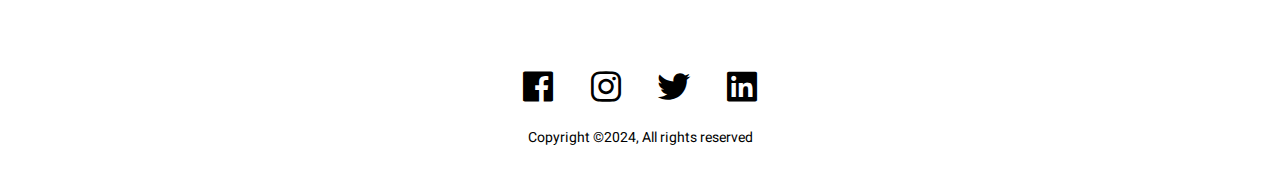
<file: #Day03 - Porfolio3/works.html>
<!DOCTYPE html>
<html lang="en">
	<head>
		<meta charset="UTF-8" />
		<meta name="viewport" content="width=device-width, initial-scale=1.0" />
		<link
			href="https://unpkg.com/boxicons@2.1.4/css/boxicons.min.css"
			rel="stylesheet" />
		<link rel="stylesheet" href="style.css" />
		<title>Works Page | RasulProg</title>
	</head>
	<body>
		<nav>
			<div class="logo">
				<img src="logo.png" />
				<a href="index.html">Rasul<span>Prog</span></a>
			</div>
			<div class="nav-links">
				<a href="index.html">Home</a>
				<a class="selected" href="works.html">Works</a>
				<a href="single-works.html">Single Works</a>
				<a href="blog.html">Blog</a>
				<a href="about.html">About</a>
			</div>
		</nav>
		<h1 class="page-tittle">Works</h1>
		<div class="content">
			<div class="works-list">
				<div class="item">
					<img src="item-1.jpg" />
					<div class="details">
						<h3>Capture Screenshots</h3>
						<div class="item-info">
							<div class="year-badge">2023</div>
							<h4>JavaScript</h4>
						</div>
						<p>
							Lorem ipsum dolor, sit amet consectetur adipisicing elit.
							Similique sint ea, iste numquam dolor vel assumenda magnam dolores
							corporis, culpa dicta iure possimus itaque a error!
						</p>
					</div>
				</div>
				<div class="item">
					<img src="item-2.jpg" />
					<div class="details">
						<h3>Designing Login Form</h3>
						<div class="item-info">
							<div class="year-badge">2023</div>
							<h4>Login Desing</h4>
						</div>
						<p>
							Lorem ipsum dolor, sit amet consectetur adipisicing elit.
							Similique sint ea, iste numquam dolor vel assumenda magnam dolores
							corporis, culpa dicta iure possimus itaque a error!
						</p>
					</div>
				</div>
				<div class="item">
					<img src="item-3.jpg" />
					<div class="details">
						<h3>Music Platform UI</h3>
						<div class="item-info">
							<div class="year-badge">2024</div>
							<h4>UI Desing</h4>
						</div>
						<p>
							Lorem ipsum dolor, sit amet consectetur adipisicing elit.
							Similique sint ea, iste numquam dolor vel assumenda magnam dolores
							corporis, culpa dicta iure possimus itaque a error!
						</p>
					</div>
				</div>
				<div class="item">
					<img src="item-4.jpg" />
					<div class="details">
						<h3>JavaScript Charts</h3>
						<div class="item-info">
							<div class="year-badge">2023</div>
							<h4>JavaScript</h4>
						</div>
						<p>
							Lorem ipsum dolor, sit amet consectetur adipisicing elit.
							Similique sint ea, iste numquam dolor vel assumenda magnam dolores
							corporis, culpa dicta iure possimus itaque a error!
						</p>
					</div>
				</div>
				<div class="item">
					<img src="item-5.jpg" />
					<div class="details">
						<h3>Speech To Text</h3>
						<div class="item-info">
							<div class="year-badge">2023</div>
							<h4>JavaScript</h4>
						</div>
						<p>
							Lorem ipsum dolor, sit amet consectetur adipisicing elit.
							Similique sint ea, iste numquam dolor vel assumenda magnam dolores
							corporis, culpa dicta iure possimus itaque a error!
						</p>
					</div>
				</div>
			</div>
		</div>

		<footer>
			<div class="socials">
				<i class="bx bxl-facebook-square"></i>
				<i class="bx bxl-instagram"></i>
				<i class="bx bxl-twitter"></i>
				<i class="bx bxl-linkedin-square"></i>
			</div>
			<p>Copyright ©2024, All rights reserved</p>
		</footer>
	</body>
</html>
</file>
<file: #Day01 - Porfolio/style.css>
@import url('https://fonts.googleapis.com/css2?family=Quicksand:wght@300;400;500;600;700&display=swap');

* {
  font-family: 'Quicksand', sans-serif;
}

a {
  text-decoration: none;
  color: #fff;
}

body {
  color: #fff;
  background-color: #e9ff99;
  background-image:
    radial-gradient(at 9% 89%, hsla(215, 90%, 73%, 1) 0px, transparent 50%),
    radial-gradient(at 72% 6%, hsla(331, 74%, 64%, 1) 0px, transparent 50%),
    radial-gradient(at 24% 19%, hsla(14, 90%, 74%, 1) 0px, transparent 50%),
    radial-gradient(at 65% 6%, hsla(6, 79%, 76%, 1) 0px, transparent 50%),
    radial-gradient(at 20% 98%, hsla(316, 72%, 64%, 1) 0px, transparent 50%),
    radial-gradient(at 44% 9%, hsla(40, 96%, 77%, 1) 0px, transparent 50%),
    radial-gradient(at 10% 9%, hsla(76, 65%, 63%, 1) 0px, transparent 50%);
  min-height: 100vh;
}

.container {
  display: flex;
  justify-content: center;
}

.glass-container {
  display: block;
  max-width: 72vw;
  margin-top: 10vh;
  margin-bottom: 30px;
  background: rgba(0, 0, 0, 0.56);
  padding: 50px;
  border-radius: 16px;
  box-shadow: 0 4px 30px rgba(0, 0, 0, 0.1);
  backdrop-filter: blur(11.6px);
  -webkit-backdrop-filter: blur(11.6px);
}

.logo {
  display: inline-block;
  font-size: 30px;
  font-weight: 600;
  margin-top: -10px;
}

ul.nav-links {
  margin: 0;
  float: right;
  display: flex;
  list-style: none;
}

li.nav-link {
  display: inline-block;
  margin-left: 30px;
  font-size: 17px;
  font-weight: 300;
}

.content {
  display: flex;
  width: 100%;
}

.main {
  margin-top: 10vh;
  display: inline-block;
  padding: 20px;
}

.main h2 {
  font-size: 35px;
}

.main p {
  font-size: 16px;
  line-height: 23px;
}

button {
  margin-top: 10px;
  width: 100%;
  height: 40px;
  font-size: 15px;
  color: #fff;
  background-color: transparent;
  border: 1px solid #fff;
  border-radius: 10px;
  cursor: pointer;
  transition: all 0.3s ease;
}

button:hover {
  border-color: #2668db;
  background-color: #2668db;
}

.image-wrapper {
  display: flex;
  margin-top: 5vh;
  position: relative;
}

.image-wrapper img {
  max-width: 500px;
}

.attrebute {
  position: absolute;
  bottom: 20px;
  right: 0;
  font-size: 12px;
}

@media screen and (max-width: 1075px) {
  .content {
    flex-direction: column;
  }
}

@media screen and (max-width: 720px) {
  .logo {
    font-size: 22px;
  }

  li.nav-link {
    font-size: 13px;
  }

  .main h2 {
    font-size: 28px;
  }

  .main p {
    font-size: 15px;
  }

  button {
    font-size: 13px;
  }

  .image-wrapper img {
    max-width: 400px;
  }
}
</file>
<file: #Day03 - Porfolio3/style.css>
@import url('https://fonts.googleapis.com/css2?family=Heebo:wght@500&display=swap');

* {
	margin: 0;
	padding: 0;
	box-sizing: border-box;
	font-family: 'Heebo', sans-serif;
}

a {
	text-decoration: none;
	color: #000;
}

.logos a {
	font-weight: 400;
	font-size: 20px;
}

.logo span {
	color: #ff8f05;
	font-size: 20px;
}

img {
	object-fit: cover;
	object-position: top;
	box-shadow: 0 10px 30px rgba(0, 0, 0, 0.1);
}

nav {
	padding: 20px 148px;
	background-color: #fff;
	display: flex;
	align-items: center;
	justify-content: space-between;
	font-weight: 600;
}

nav .logo {
	display: flex;
	align-items: center;
	gap: 10px;
}

nav .logo img {
	width: 40px;
	height: 40px;
	border-radius: 50%;
}

nav .logo a {
	font-size: 15px;
	color: #3e3e3e;
	font-weight: bold;
}

nav .nav-links {
	display: flex;
	gap: 16px;
}

nav .nav-links a {
	transition: color 0.3s ease;
}

nav .nav-links a:hover,
nav .nav-links a.selected {
	color: #303f9f;
}

.main {
	padding: 0 148px;
	display: flex;
	align-items: center;
	justify-content: space-between;
	gap: 50px;
	height: calc(100vh - 80px);
}

.main .info h1 {
	font-size: 44px;
	margin-bottom: 40px;
}

.main .info p {
	font-size: 16px;
	margin-bottom: 45px;
	width: 100%;
}

.main .info button,
.content .post-list .post-item .buttons button {
	padding: 10px 30px;
	background-color: #2d3da5;
	border: none;
	color: #fff;
	font-size: 16px;
	border-radius: 12px;
	cursor: pointer;
	transition: background 0.3s ease;
}

.main .info button,
.content .post-list .post-item .buttons button:hover {
	background: #192183;
}

.main img {
	width: 400px;
	height: 400px;
	border-radius: 140px;
}

.recent {
	padding: 60px;
	background-color: #dbedf2;
}

.recent .header {
	display: flex;
	align-items: center;
	justify-content: space-between;
	margin-bottom: 30px;
}

.recent .header h4,
.seperator h4 {
	font-size: 20px;
	font-weight: 400;
}

.recent .header a {
	color: #303f9f;
}

.recent .posts {
	display: flex;
	justify-content: center;
	gap: 20px;
}

.recent .posts .post-item {
	background-color: #fff;
	padding: 24px;
	width: 460px;
	border-radius: 15px;
}

.recent .posts .post-item h3 {
	font-size: 26px;
	margin-bottom: 18px;
}

.recent .posts .post-item .info {
	display: flex;
	gap: 10px;
	margin-bottom: 10px;
}

.recent .posts .post-item .info h5 {
	font-size: 18px;
	font-weight: 400;
}

.recent .posts .post-item p {
	width: 400px;
}

.seperator {
	padding: 40px 148px 0;
}

.seperator h4 {
	margin-bottom: 30px;
}

.featured {
	padding: 40px 290px 0;
}

.featured .item,
.works-list .item {
	display: flex;
	gap: 30px;
	margin-bottom: 30px;
	padding-bottom: 30px;
	border-bottom: 2px solid #e0e0e0;
}

.featured .item img,
.works-list .item img {
	width: 320px;
	height: 200px;
	border-radius: 8px;
}

.featured .item .details h3,
.works-list .item h3 {
	font-size: 30px;
	margin-bottom: 16px;
}

.featured .item .details .item-info,
.works-list .item .details .item-info {
	display: flex;
	align-items: center;
	gap: 20px;
	margin-bottom: 20px;
}

.featured .item .details .item-info .year-badge,
.works-list .item .details .item-info .year-badge,
.content .work-info .year-badge {
	background-color: #303f9f;
	padding: 2px 14px;
	color: #fff;
	border-radius: 16px;
	font-size: 14px;
	font-weight: bold;
}

.featured .item .details .item-info h4,
.works-list .item .details .item-info h4 {
	color: #8695a4;
	font-size: 18px;
}

.featured .item .details p,
.works-list .item .details p {
	width: 700px;
	text-align: justify;
}

footer {
	padding: 40px 0;
	display: flex;
	flex-direction: column;
	align-items: center;
}

footer .socials {
	display: flex;
	align-items: center;
	gap: 28px;
	margin-bottom: 20px;
}

footer .socials i {
	font-size: 40px;
	cursor: pointer;
	transition: color 0.3s ease;
}

footer .socials i:hover {
	color: #303f9f;
	transition: all 0.5s;
}

footer p {
	font-size: 14px;
}

.page-tittle {
	padding: 80px 234px 20px 100px;
	align-items: center;
}

.content {
	padding: 30px 148px 60px;
	display: flex;
	flex-direction: column;
	align-items: center;
}

.content .work-info {
	display: flex;
	align-items: center;
	justify-content: flex-start;
	gap: 20px;
	width: 970px;
}

.content .work-info .category {
	color: #8695a4;
	font-size: 19px;
}

.content > p {
	width: 970px;
	font-size: 15px;
	margin: 20px 0;
}

.content > img {
	width: 970px;
	margin: 30px;
	border-radius: 20px;
}

.content > h1,
.content > h2,
.content > h3 {
	width: 970px;
}

.content .post-list {
	display: flex;
	flex-direction: column;
	gap: 20px;
}

.content .post-list .post-item {
	background-color: #dbedf2;
	padding: 24px;
	width: 960px;
	border-radius: 12px;
}

.content .post-list .post-item .buttons {
	margin-top: 30px;
	display: flex;
	align-items: center;
	justify-content: flex-end;
	gap: 8px;
}

.content .post-list .post-item .buttons button {
	font-size: 14px;
	padding: 6px 20px;
}

.content .post-list .post-item .buttons i {
	font-size: 22px;
	cursor: pointer;
	transition: color 0.3s ease;
}

.content .post-list .post-item .buttons i:hover {
	color: #303f9f;
}

.content .container {
	background-color: #dbedf2;
	padding: 30px;
	display: flex;
	align-items: center;
	gap: 30px;
	width: 970px;
	border-radius: 20px;
}

.content .container img {
	width: 300px;
	height: 300px;
	border-radius: 20px;
}

.content .container h2 {
	margin-bottom: 20px;
	font-size: 30px;
}

.content .container .about > p {
	text-align: justify;
}

.content .container .about .email {
	font-weight: bold;
	margin-top: 30px;
	font-size: 14px;
}

@media screen and (max-width: 1400px) {
	nav {
		padding: 20px 60px;
	}

	.main {
		padding: 0 60px;
	}

	.recent {
		padding: 60px;
	}

	.featured,
	.separator {
		padding: 40px 60px 0;
	}

	.page-title {
		padding: 80px 60px 20px;
	}
}

@media screen and (max-width: 1200px) {
	nav {
		padding: 20px 40px;
	}

	.main {
		padding: 0 40px;
	}

	.main img {
		width: 340px;
		height: 340px;
	}

	.recent {
		padding: 40px;
	}

	.featured,
	.separator {
		padding: 40px 40px 0;
	}

	.featured .item .details p,
	.works-list .item .details p {
		width: 100%;
	}

	.page-title {
		padding: 80px 40px 20px;
	}

	.content .work-info,
	.content > p,
	.content > img,
	.content > h1,
	.content > h2,
	.content > h3,
	.content .post-list .post-item,
	.content .container {
		width: 100%;
	}

	.content .container img {
		width: 250px;
		height: 250px;
	}

	.content .container h2 {
		font-size: 24px;
		margin-bottom: 10px;
	}

	.content .container .about > p {
		font-size: 14px;
	}
}

@media screen and (max-width: 992px) {
	nav {
		padding: 20px;
	}

	.main {
		padding: 0 20px;
	}

	.main img {
		width: 300px;
		height: 300px;
	}

	.main .info h1 {
		font-size: 34px;
	}

	.main .info p {
		font-size: 15px;
	}

	.main .info button {
		font-size: 15px;
		padding: 8px 22px;
	}

	.recent {
		padding: 40px 20px;
	}

	.recent .posts .post-item {
		width: 100%;
	}

	.recent .posts .post-item h3,
	.content .post-list .post-item h3 {
		font-size: 20px;
	}

	.recent .posts .post-item .info h5,
	.content .post-list .post-item .info h5 {
		font-size: 14px;
	}

	.recent .posts .post-item p {
		width: 100%;
		font-size: 14px;
	}

	.featured,
	.separator {
		padding: 40px 20px 0;
	}

	.featured .item,
	.works-list .item {
		flex-direction: column;
		padding: 0 20px 30px;
	}

	.featured .item img,
	.works-list .item img {
		width: 100%;
		height: auto;
	}

	.featured .item .details h3,
	.works-list .details .item h3 {
		font-size: 24px;
		margin-bottom: 12px;
	}

	.featured .item .details .item-info .year-badge,
	.works-list .item .details .item-info .year-badge {
		font-size: 12px;
	}

	.featured .item .details .item-info h4,
	.works-list .item .details .item-info h4 {
		font-size: 15px;
	}

	.featured .item .details p,
	.works-list .item .details p {
		font-size: 14px;
	}

	.content {
		padding: 30px 20px 60px;
	}

	.content .container h2 {
		font-size: 20px;
	}

	.content .container .about > p {
		font-size: 13px;
	}
}

@media screen and (max-width: 768px) {
	nav {
		justify-content: center;
	}

	nav .logo {
		display: none;
	}

	.main {
		flex-direction: column;
		justify-content: space-around;
		margin: 40px 0;
		height: auto;
	}

	.main .info h1 {
		font-size: 30px;
		margin-bottom: 16px;
	}

	.main .info p {
		margin-bottom: 16px;
	}

	.main .info button {
		padding: 6px 20px;
		font-size: 13px;
	}

	.main img {
		margin-top: 20px;
		width: 100%;
		height: auto;
		border-radius: 50px;
	}

	.recent .posts,
	.content .container {
		flex-direction: column;
	}

	.content .container img {
		width: 100%;
		height: auto;
	}
}
</file>
<file: #Day04-Music Player Platform/style.css>
@import url('https://fonts.googleapis.com/css2?family=Roboto:wght@300;400;500;700;900&display=swap');

* {
	margin: 0;
	padding: 0;
	box-sizing: border-box;
	font-family: 'Roboto', sans-serif;
}

a {
	text-decoration: none;
	color: #fff;
}

i {
	color: #fff;
	cursor: pointer;
}

img {
	object-fit: cover;
	object-position: top;
	border-radius: 8px;
}

html,
body {
	background: linear-gradient(#050505, #18181d);
	height: 100vh;
}

.container {
	width: 100%;
	display: grid;
	grid-template-columns: 1fr 4fr 2fr;
	background: linear-gradient(#050505, #18181d);
}

.container .sidebar {
	height: 100vh;
	background-color: #18181d;
	padding: 20px 36px;
	display: flex;
	flex-direction: column;
	justify-content: space-between;
	z-index: 10000;
	transition: all 0.6s ease;
}

.container .sidebar .logo {
	display: flex;
	align-items: center;
	gap: 6px;
}

.container .sidebar .logo > i {
	font-size: 24px;
	transition: all 0.3s ease;
}

.container .sidebar .logo a {
	font-weight: bold;
	transition: all 0.3s ease;
}

.container .sidebar .logo a:hover,
.container .sidebar .menu ul li:hover a,
.container .sidebar .menu ul li:hover i,
.container main header .nav-links a:hover {
	color: #5773ff;
}

.container .sidebar .menu h5 {
	color: #919191;
	margin-bottom: 12px;
	text-transform: uppercase;
}

.container .sidebar .menu ul {
	list-style: none;
}

.container .sidebar .menu ul li {
	margin-bottom: 12px;
	display: flex;
	align-items: center;
	gap: 20px;
	cursor: pointer;
}

.container .sidebar .menu ul li a {
	font-size: 14px;
	font-weight: bold;
	transition: all 0.3s ease;
}

.container .sidebar .playing .top {
	background-color: #32323d;
	border-radius: 6px 6px 0 0;
	padding: 10px;
	display: flex;
	align-items: center;
	gap: 10px;
	color: #fff;
	font-size: 13px;
}

.container .sidebar .playing .top img {
	width: 36px;
	height: 36px;
}

.container .sidebar .playing .bottom {
	background-color: #25252d;
	border-radius: 0 0 6px 6px;
	padding: 8px;
	display: flex;
	align-items: center;
	justify-content: center;
	gap: 6px;
	font-size: 12px;
}

.container .sidebar .playing .bottom i,
.container .sidebar .playing .bottom p {
	color: #919191;
}

.container main {
	padding: 20px 36px;
}

.container main header {
	display: flex;
	align-items: center;
	justify-content: space-between;
}

.container main header .nav-links {
	display: flex;
	align-items: center;
	gap: 20px;
}

.container main header .nav-links a {
	text-transform: uppercase;
	color: #919191;
	transition: all 0.3s ease;
}

.container main header .search {
	display: flex;
	align-items: center;
	gap: 6px;
	width: 70%;
	background-color: #1d1d1d;
	border: 1px solid #464748;
	padding: 10px;
	border-radius: 8px;
}

.container main header .search input {
	width: 100%;
	background-color: transparent;
	border: none;
	outline: none;
	color: #fff;
}

.container main .trending {
	margin-top: 40px;
	display: flex;
	align-items: center;
	justify-content: space-between;
	color: #fff;
}

.container main .trending .left .info {
	margin-top: 12px;
	padding: 26px;
}

.container main .trending .left .info h2 {
	font-size: 56px;
	margin-bottom: 8px;
}

.container main .trending .left .info h4,
.container main .trending .left .info h5 {
	display: inline;
}

.container main .trending .left .info h5 {
	margin-left: 12px;
	color: #919191;
}

.container main .trending .left .info .buttons {
	margin-top: 30px;
	display: flex;
	align-items: center;
	gap: 16px;
}

.container main .trending .left .info .buttons button {
	padding: 12px 16px;
	background-color: #5773ff;
	border: none;
	border-radius: 14px;
	color: #fff;
	font-weight: bold;
	cursor: pointer;
}

.container main .trending .left .info .buttons i {
	color: #5773ff;
	font-size: 20px;
	border: 2px solid #fff;
	padding: 10px;
	border-radius: 50%;
}

.container main .trending img {
	width: 300px;
	height: 200px;
}

.container main .playlist {
	margin-top: 14px;
	display: flex;
	gap: 20px;
}

.container main .playlist .genres {
	color: #fff;
	background-color: #202026;
	padding: 20px;
	border-radius: 6px;
	width: 40%;
}

.container main .playlist .genres .header,
.container main .playlist .music-list .header {
	display: flex;
	align-items: center;
	justify-content: space-between;
	margin-bottom: 30px;
}

.container main .playlist .genres .header a,
.container main .playlist .music-list .header a {
	color: #919191;
	font-size: 12px;
}

.container main .playlist .genres .items {
	display: grid;
	grid-template-columns: 1fr 1fr;
	gap: 10px;
}

.container main .playlist .genres .items .item {
	padding: 22px 10px;
	display: flex;
	align-items: center;
	justify-content: center;
	border-radius: 6px;
	cursor: pointer;
}

.container main .playlist .genres .items .item p {
	font-size: 14px;
	font-weight: bold;
}

.container main .playlist .genres .items .item:nth-child(1) {
	background-color: #476a8a;
}

.container main .playlist .genres .items .item:nth-child(2) {
	background-color: #a69984;
}

.container main .playlist .genres .items .item:nth-child(3) {
	background-color: #a24c34;
}

.container main .playlist .genres .items .item:nth-child(4) {
	background-color: #0d4045;
}

.container main .playlist .genres .items .item:nth-child(5) {
	background-color: #a67894;
}

.container main .playlist .genres .items .item:nth-child(6) {
	background-color: #5547a5;
}

.container main .playlist .music-list {
	background-color: #202026;
	padding: 20px;
	color: #fff;
	border-radius: 6px;
	width: 65%;
}

.container main .playlist .music-list .items .item {
	display: flex;
	align-items: center;
	justify-content: space-between;
	margin-bottom: 20px;
}

.container main .playlist .music-list .items .item:last-child {
	margin-bottom: 0;
}

.container main .playlist .music-list .items .item .info,
.container main .playlist .music-list .items .item .actions {
	display: flex;
	align-items: center;
	gap: 20px;
}

.container main .playlist .music-list .items .item .info p {
	color: #919191;
	font-size: 12px;
	font-weight: bold;
	margin-top: 6px;
}

.container main .playlist .music-list .items .item .info img {
	width: 50px;
	height: 50px;
}

.container main .playlist .music-list .items .item .actions p {
	font-size: 13px;
	font-weight: bold;
}

.container main .playlist .music-list .items .item .actions .icon {
	display: flex;
	align-items: center;
	justify-content: center;
	background-color: #32323d;
	padding: 6px;
	border: 2px solid #464748;
	border-radius: 6px;
}

.container main .playlist .music-list .items .item .actions .icon i {
	font-size: 10px;
	color: #5773ff;
}

.container main .playlist .music-list .items .item .actions i {
	color: #919191;
}

.container .right-section {
	padding: 20px 36px 20px 0;
}

.container .right-section .profile {
	display: flex;
	align-items: center;
	justify-content: flex-end;
	gap: 18px;
	margin-bottom: 40px;
}

.container .right-section .profile .user {
	display: flex;
}

.container .right-section .profile .user .left {
	display: flex;
	align-items: center;
	background: #32323d;
	padding: 6px;
	border-radius: 6px 0 0 6px;
}

.container .right-section .profile .user .left img {
	width: 30px;
	height: 30px;
}

.container .right-section .profile .user .right {
	background-color: #25252d;
	border-radius: 0 6px 6px 0;
	padding: 13px;
	color: #fff;
}

.container .right-section .music-player {
	color: #fff;
	background-color: #202026;
	border-radius: 6px;
	height: 88%;
	display: flex;
	flex-direction: column;
}

.container .right-section .music-player .top-section {
	padding: 20px;
	height: 86%;
}

.container .right-section .music-player .header {
	display: flex;
	align-items: center;
	justify-content: space-between;
	margin-bottom: 30px;
}

.container .right-section .music-player .song-info {
	display: flex;
	flex-direction: column;
	align-items: center;
	gap: 24px;
	text-align: center;
}

.container .right-section .music-player .song-info img {
	width: 280px;
	height: 220px;
}

.container .right-section .music-player .description h3 {
	font-size: 26px;
	font-weight: 500;
	margin-bottom: 8px;
}

.container .right-section .music-player .description h5 {
	font-size: 16px;
	margin-bottom: 4px;
}

.container .right-section .music-player .description p {
	color: #919191;
	font-size: 12px;
	font-weight: bold;
}

.container .right-section .music-player .song-info .progress {
	display: flex;
	align-items: center;
	margin: 10px 0;
}

.container .right-section .music-player .song-info .progress p {
	font-size: 11px;
}

.container .right-section .music-player .song-info .progress .active-line {
	position: relative;
	width: 120px;
	height: 2px;
	background-color: #fff;
	margin-left: 30px;
}

.container .right-section .music-player .song-info .progress .deactive-line {
	width: 80px;
	height: 2px;
	background-color: #919191;
	margin-right: 30px;
}

.container
	.right-section
	.music-player
	.song-info
	.progress
	.active-line::before {
	content: '';
	background-color: #25252d;
	height: 10px;
	width: 10px;
	border: 2px solid #fff;
	position: absolute;
	top: -6px;
	left: 120px;
	border-radius: 50%;
}

.container .right-section .music-player .player-actions {
	background-color: #5773ff;
	height: 26%;
	border-radius: 6px;
	display: flex;
	flex-direction: column;
	align-items: center;
	position: relative;
}

.container .right-section .music-player .player-actions .buttons {
	display: flex;
	align-items: center;
	gap: 30px;
	margin-top: 24px;
}

.container .right-section .music-player .player-actions .buttons i {
	font-size: 20px;
}

.container .right-section .music-player .player-actions .buttons .play-button {
	padding: 16px;
	background-color: #fff;
	color: #5773ff;
	border-radius: 18px;
}

.container .right-section .music-player .player-actions .lyrics {
	display: flex;
	flex-direction: column;
	align-items: center;
	position: absolute;
	bottom: 8px;
}

.container main header .nav-links button,
.container .sidebar .logo button {
	display: none;
	align-items: center;
	justify-content: center;
	background-color: #1d1d1d;
	border: 1px solid #464748;
	font-size: 20px;
	padding: 4px;
	border-radius: 8px;
	cursor: pointer;
}

@media screen and (max-width: 1400px) {
	.container .sidebar .playing .bottom p {
		font-size: 10px;
	}

	.container main header .search {
		width: 50%;
	}

	.container main .trending .left .info h2 {
		font-size: 36px;
	}

	.container main .trending img {
		width: 200px;
		height: 180px;
	}

	.container main .playlist .genres {
		width: 30%;
	}

	.container main .playlist .genres .items {
		grid-template-columns: 1fr;
	}

	.container main .playlist .genres .items .item {
		padding: 10px;
	}

	.container main .playlist .genres .items .item p {
		font-size: 12px;
	}

	.container main .playlist .genres .items .item:nth-child(6),
	.container main .playlist .music-list .items .item .info > p {
		display: none;
	}
}

@media screen and (max-width: 1200px) {
	.container main header .search {
		width: 40%;
	}

	.container main .trending .left .info h2 {
		font-size: 24px;
	}

	.container main .trending .left .info h5 {
		display: block;
		font-size: 12px;
		margin-left: 0;
	}

	.container main .trending .left .info .buttons button {
		padding: 10px 12px;
		font-size: 12px;
	}

	.container main .trending .left .info .buttons i {
		font-size: 14px;
	}

	.container main .playlist .genres {
		display: none;
	}

	.container main .playlist .music-list {
		width: 100%;
	}

	.container .right-section .music-player {
		height: 88%;
	}

	.container .right-section .music-player .song-info img {
		width: 220px;
		height: 220px;
	}

	.container .right-section .music-player .song-info .description h3 {
		font-size: 22px;
	}

	.container .right-section .music-player .song-info .progress {
		margin: 0;
	}

	.container .right-section .music-player .song-info .progress .active-line {
		width: 80px;
	}

	.container .right-section .music-player .song-info .progress .deactive-line {
		width: 40px;
	}

	.container
		.right-section
		.music-player
		.song-info
		.progress
		.active-line::before {
		left: 80px;
	}

	.container .right-section .music-player .player-actions .buttons {
		margin-top: 30px;
	}

	.container
		.right-section
		.music-player
		.player-actions
		.buttons
		.play-button {
		padding: 10px;
		border-radius: 16px;
	}
}

@media screen and (max-width: 992px) {
	.container {
		grid-template-columns: 3fr 2fr;
	}

	.container .sidebar {
		position: absolute;
		left: -100%;
	}

	.container .sidebar .playing {
		display: none;
	}

	.container main header .nav-links a {
		font-size: 13px;
	}

	.container main header .search {
		width: 38px;
	}

	.container main header .search input {
		display: none;
	}

	.container main .trending img {
		width: 120px;
		height: 100px;
		margin-top: 66px;
	}

	.container main .playlist {
		margin-top: 40px;
	}

	.container .right-section .music-player {
		height: 87%;
	}

	.container .right-section .music-player .song-info img {
		width: 180px;
		height: 180px;
	}

	.container .right-section .music-player .player-actions .buttons {
		margin-top: 38px;
	}

	.container .right-section .music-player .player-actions .buttons i {
		font-size: 18px;
	}

	.container main header .nav-links button,
	.container .sidebar .logo button {
		display: flex;
	}
}

@media screen and (max-width: 768px) {
	.container {
		grid-template-columns: 1fr;
	}

	.container main .trending,
	.container main .playlist {
		display: none;
	}

	.container main header .search {
		width: 40%;
	}

	.container main header .search input {
		display: block;
	}

	.container .right-section {
		padding: 20px 36px;
	}

	.container .right-section .profile {
		justify-content: center;
		margin-bottom: 20px;
	}

	.container .right-section .music-player {
		height: 100%;
	}

	.container .right-section .music-player .song-info img {
		width: 300px;
		height: 190px;
	}

	.container .right-section .music-player .buttons i {
		font-size: 22px;
	}
}
</file>
<file: #Day06 - Morphing Pager/style.css>
body {
	margin: 0;
	display: grid;
	place-items: center;
	background-color: #000;
}

html,
body {
	height: 100%;
}

.pager {
	width: 250px;
	display: flex;
	align-items: center;
	justify-content: center;
}

.pager button {
	flex: 0 0 42px;
	height: 42px;
	border: 0;
	padding: 6px;
	background: transparent;
	cursor: pointer;
	transition: 0.4s;
}

.pager button span {
	display: block;
	height: 30px;
	width: 100%;
	border-radius: 10px;
	background: #383142;
	transition: 0.4s;
}

.pager button:focus {
	flex: 0 0 80px;
}

.pager button:focus span {
	background: #00ffd0;
}
</file>
<file: #Day07 - Modal/style.css>
@import url('https://fonts.googleapis.com/css2?family=Inter&family=Poppins:wght@100;200;300;400;500;600;700;800;900&family=Raleway:wght@300;400;500;600;700;800&family=Ubuntu:wght@300;400;500;700&display=swap');

html,
body {
  height: 100%;
}

body {
  margin: 0;
  display: grid;
  place-items: center;
  font-family: 'Ubuntu';
  background: rgb(3, 226, 241);
}

button {
  font-family: inherit;
  cursor: pointer;
  background: #fd5959;
  color: #f9f9f9;
  border: 0;
  border-radius: 8px;
  padding: 20px 36px;
  font-size: 17px;
}

.modal-background {
  position: fixed;
  top: 0;
  left: 0;
  width: 100%;
  height: 100%;
  display: grid;
  place-items: center;
  opacity: 0;
  visibility: hidden;
  transform: scale(1, 1);
  background: rgb(0, 0, 0, 0.5);
  transition: 0.5s;
}

body.open .modal-background {
  visibility: visible;
  opacity: 1;
  animation: background-in 1s both;
}

.modal {
  position: fixed;
  top: 50%;
  left: 50%;
  background: rgb(3, 226, 241);
  color: #f9f9f9;
  padding: 48px 40px;
  border-radius: 12px;
  width: 300px;
  translate: -50% -50%;
  opacity: 0;
  visibility: hidden;
  transition: 0.3s;
}

body.open .modal {
  opacity: 1;
  visibility: visible;
  animation: modal-in 1s;
}

body.closed .modal {
  opacity: 0;
  visibility: hidden;
  translate: -50% -50%;
}

h2 {
  margin: 0 0 8px;
  font-weight: 400;
  font-size: 21px;

}

p {
  margin: 0;
  color: rgba(0, 0, 0, 0.5);
}

@keyframes background-in {
  0% {
    scale: 0 0.005;
  }
  33%{
    scale: 1 0.005;
  }
  66%, 100%{
    scale: 1 1;
  }
}

@keyframes modal-in {
  0%, 66%{
    opacity: 0;
    visibility: hidden;
    translate: -50% -30%;
  }
  100%{
    opacity: 1;
    visibility: visible;
  }
}
</file>
<file: #Day09 - Art Generator/style.css>
* {
  padding: 0;
  margin: 0;
  box-sizing: border-box;
  font-family: monospace;
}

body {
  background-color: #43a047;
}

.wrapper {
  background-color: #fff;
  width: 80vmin;
  position: absolute;
  transform: translate(-50%, -50%);
  top: 50%;
  left: 50%;
  padding: 40px 20px;
  border-radius: 8px;
}

label {
  display: block;
}

span {
  position: relative;
  font-size: 22px;
  bottom: -1px;
}

.opt-wrapper {
  display: flex;
  justify-content: space-between;
  margin-bottom: 20px;
  gap: 10px;
}

button {
  background-color: #43a047;
  border: none;
  border-radius: 5px;
  padding: 5px;
  color: #fff;
}

input[type="color"] {
  -webkit-appearance: none;
  -moz-appearance: none;
  appearance: none;
  background-color: transparent;
  width: 70px;
  height: 40px;
  border: none;
  cursor: pointer;
}

input[type="color"]::-webkit-color-swatch {
  border-radius: 8px;
  border: 4px solid #000;
}

input[type="color"]::-moz-color-swatch {
  border-radius: 8px;
  border: 4px solid #000;
}

.gridCol {
  height: 1em;
  width: 1em;
  border: 1px solid #ddd;
}

.gridRow {
  display: flex;
}

@media only screen and (max-width: 768px) {
  .gridCol {
    height: 0.8em;
    width: 0.8em;
  }
}
</file>
<file: #Day10 - Animated Login Desing/style.css>
@import url('https://fonts.googleapis.com/css2?family=Poppins:wght@200;300;400;500;600;700&display=swap');

* {
	margin: 0;
	padding: 0;
	box-sizing: border-box;
	font-family: 'Poppins', sans-serif;
}

a {
	text-decoration: none;
}

body {
	height: 100vh;
	display: flex;
	align-items: center;
	justify-content: center;
	background: #f0f0f0;
}

.container {
	position: relative;
	width: 460px;
	height: 640px;
	border-radius: 12px;
	padding: 20px 30px 120px;
	background: #303f9f;
	box-shadow: 0 5px 10px rgba(0, 0, 0, 0.1);
	overflow: hidden;
}

.login-section {
	position: absolute;
	left: 50%;
	bottom: -88%;
	transform: translate(-50%);
	width: calc(100% + 180px);
	padding: 20px 140px;
	background: #fff;
	border-radius: 290px;
	height: 100%;
	transition: all 0.6s ease;
}

.login-section header,
.signup-section header {
	font-size: 30px;
	text-align: center;
	color: #fff;
	font-weight: 600;
	cursor: pointer;
}

.login-section header {
	color: #333;
	opacity: 0.6;
}

.social-buttons {
	margin-top: 40px;
	display: flex;
	align-items: center;
	gap: 15px;
}

.social-buttons button {
	width: 100%;
	padding: 10px;
	background: #fff;
	border: none;
	border-radius: 10px;
	font-size: 16px;
	display: flex;
	align-items: center;
	justify-content: center;
	gap: 6px;
	cursor: pointer;
}

.login-section .social-buttons button {
	border: 1px solid #000;
}

.login-section .social-buttons i,
.signup-section .social-buttons i {
	font-size: 25px;
}

.seperator {
	margin-top: 20px;
	display: flex;
	align-items: center;
	gap: 20px;
}

.seperator .line {
	width: 100%;
	height: 1px;
	background: #ccc;
}

.seperator p {
	color: #fff;
}

.login-section .seperator p {
	color: #000;
	font-size: 17px;
}

.container form {
	display: flex;
	flex-direction: column;
	gap: 20px;
	margin-top: 30px;
}

form input {
	outline: none;
	border: none;
	padding: 10px 15px;
	font-size: 16px;
	color: #333;
	font-weight: 400px;
	border-radius: 8px;
	background: #fff;
}

.login-section input {
	border: 1px solid #aaa;
}

form a {
	color: #333;
}

.signup-section form a {
	color: #fff;
}

form .btn {
	margin-top: 15px;
	border: none;
	padding: 10px 15px;
	border-radius: 8px;
	font-size: 18px;
	font-weight: 500;
	cursor: pointer;
}

.login-section .btn {
	background: #303f9f;
	color: #fff;
	border: none;
}

.container.active .login-section {
	bottom: -12%;
	border-radius: 220px;
}
</file>
